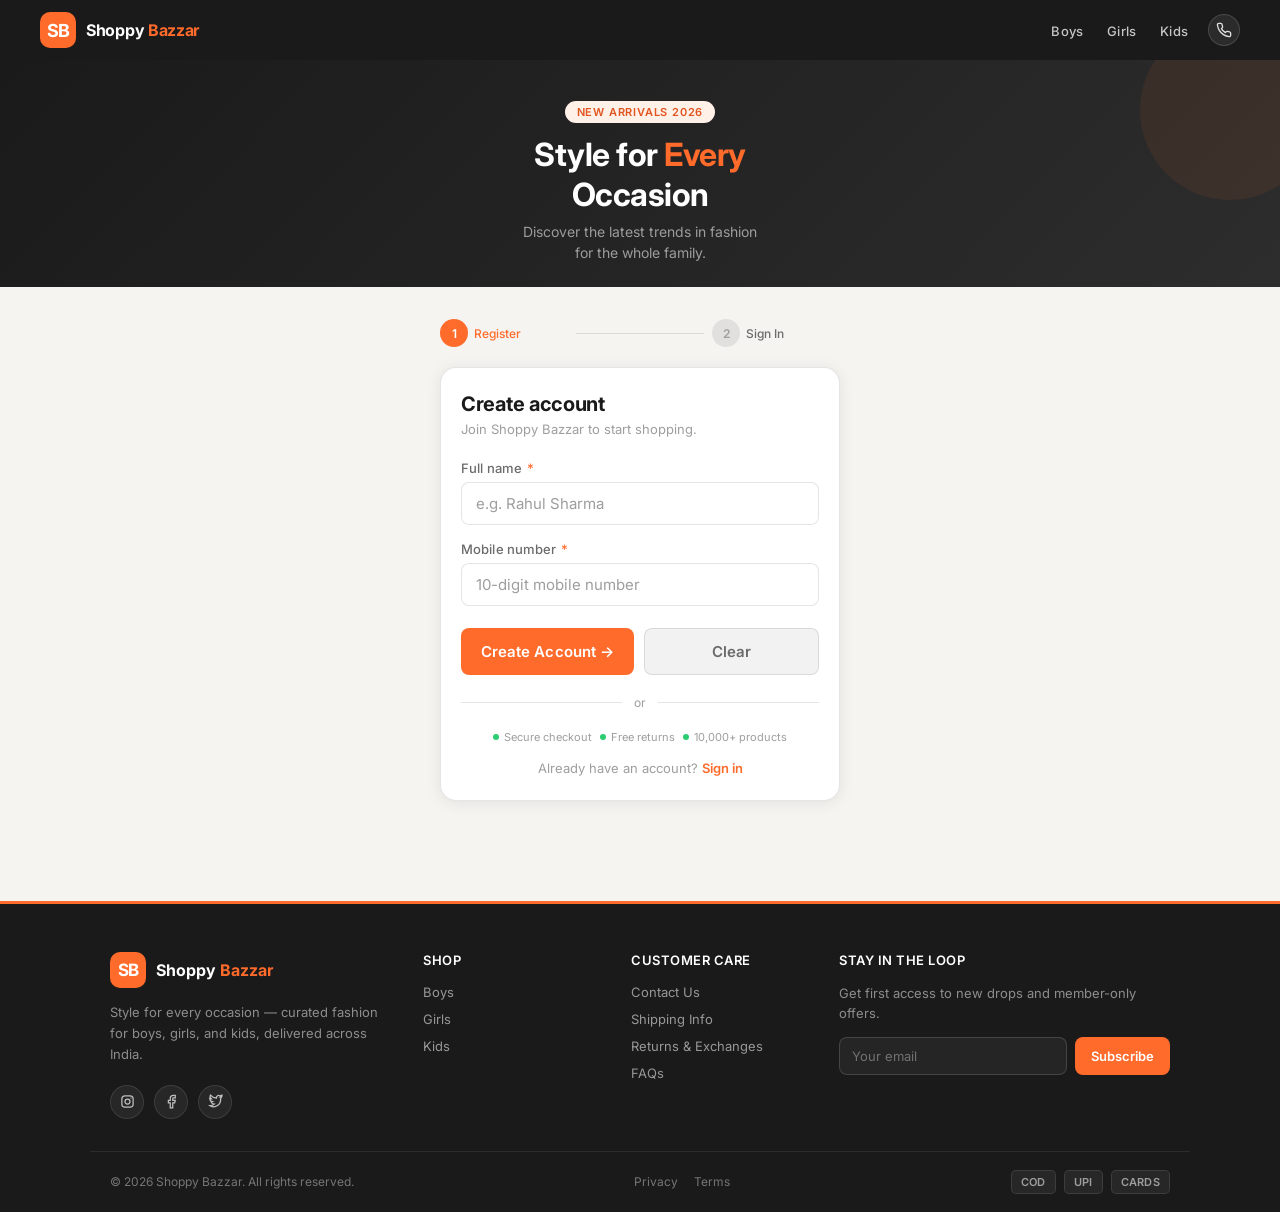
<file: index.html>
<!DOCTYPE html>
<html lang="en">
<head>
<meta charset="UTF-8">
<meta name="viewport" content="width=device-width, initial-scale=1.0">
<title>Shoppy Bazzar</title>
<link href="https://fonts.googleapis.com/css2?family=Inter:wght@400;500;600;700&display=swap" rel="stylesheet">
<style>
  *, *::before, *::after {
    margin: 0;
    padding: 0;
    box-sizing: border-box;
  }

  :root {
    --brand: #FF6B2B;
    --brand-dark: #E05520;
    --brand-light: #FFF0E8;
    --surface: #FFFFFF;
    --bg: #F5F4F1;
    --text-primary: #1A1A1A;
    --text-secondary: #6B6B6B;
    --text-hint: #9E9E9E;
    --border: rgba(0,0,0,0.10);
    --border-focus: #FF6B2B;
    --radius-sm: 8px;
    --radius-md: 12px;
    --radius-lg: 16px;
    --shadow-card: 0 2px 16px rgba(0,0,0,0.08);
  }

  body {
    font-family: 'Inter', Arial, sans-serif;
    background: var(--bg);
    min-height: 100vh;
    color: var(--text-primary);
  }

  /* ── NAVBAR ── */
  nav {
    background: #1A1A1A;
    padding: 0 20px;
    height: 60px;
    display: flex;
    align-items: center;
    justify-content: space-between;
    position: sticky;
    top: 0;
    z-index: 100;
  }

  .brand {
    display: flex;
    align-items: center;
    gap: 10px;
    text-decoration: none;
  }

  .brand-icon {
    width: 36px;
    height: 36px;
    background: var(--brand);
    border-radius: 10px;
    display: flex;
    align-items: center;
    justify-content: center;
    font-size: 18px;
    font-weight: 700;
    color: white;
    letter-spacing: -1px;
    flex-shrink: 0;
  }

  .brand-name {
    font-size: 16px;
    font-weight: 700;
    color: white;
    letter-spacing: -0.3px;
  }

  .brand-name span {
    color: var(--brand);
  }

  .nav-links {
    display: flex;
    align-items: center;
    gap: 4px;
    list-style: none;
  }

  .nav-links a {
    color: rgba(255,255,255,0.75);
    text-decoration: none;
    font-size: 13px;
    font-weight: 500;
    padding: 6px 10px;
    border-radius: 6px;
    transition: all 0.15s ease;
    letter-spacing: 0.2px;
  }

  .nav-links a:hover {
    color: white;
    background: rgba(255,255,255,0.10);
  }

  /* ── CONTACT ICON ── */
  .contact-wrap {
    position: relative;
    display: flex;
    align-items: center;
    margin-left: 6px;
  }

  .contact-btn {
    width: 32px;
    height: 32px;
    border-radius: 50%;
    background: rgba(255,255,255,0.08);
    border: 1px solid rgba(255,255,255,0.14);
    color: rgba(255,255,255,0.85);
    display: flex;
    align-items: center;
    justify-content: center;
    cursor: pointer;
    transition: all 0.15s ease;
    padding: 0;
  }

  .contact-btn svg {
    width: 16px;
    height: 16px;
  }

  .contact-btn:hover,
  .contact-btn.active {
    background: var(--brand);
    border-color: var(--brand);
    color: white;
  }

  .contact-popover {
    position: absolute;
    top: calc(100% + 10px);
    right: 0;
    width: 230px;
    background: var(--surface);
    border: 1px solid var(--border);
    border-radius: var(--radius-md);
    box-shadow: 0 10px 32px rgba(0,0,0,0.18);
    padding: 14px;
    display: none;
    z-index: 200;
  }

  .contact-popover.show {
    display: block;
  }

  .contact-popover-title {
    font-size: 13px;
    font-weight: 700;
    color: var(--text-primary);
    margin-bottom: 4px;
  }

  .contact-popover-sub {
    font-size: 11px;
    color: var(--text-hint);
    margin-bottom: 10px;
  }

  .contact-item {
    display: flex;
    align-items: flex-start;
    gap: 10px;
    padding: 8px 6px;
    border-radius: var(--radius-sm);
    text-decoration: none;
    color: var(--text-primary);
    font-size: 13px;
    font-weight: 600;
    transition: background 0.15s;
  }

  .contact-item:hover {
    background: var(--brand-light);
  }

  .contact-item .ci-icon {
    width: 28px;
    height: 28px;
    border-radius: 50%;
    background: var(--brand-light);
    color: var(--brand-dark);
    display: flex;
    align-items: center;
    justify-content: center;
    font-size: 13px;
    flex-shrink: 0;
  }

  .contact-item small {
    display: block;
    color: var(--text-hint);
    font-weight: 400;
    font-size: 11px;
    margin-top: 1px;
  }

  /* ── HERO STRIP ── */
  .hero {
    background: linear-gradient(135deg, #1A1A1A 0%, #2D2D2D 100%);
    padding: 28px 20px 0;
    text-align: center;
    overflow: hidden;
    position: relative;
  }

  .hero::before {
    content: '';
    position: absolute;
    top: -40px; right: -40px;
    width: 180px; height: 180px;
    background: var(--brand);
    border-radius: 50%;
    opacity: 0.08;
  }

  .hero-label {
    display: inline-block;
    background: var(--brand-light);
    color: var(--brand-dark);
    font-size: 11px;
    font-weight: 600;
    letter-spacing: 0.8px;
    text-transform: uppercase;
    padding: 4px 12px;
    border-radius: 20px;
    margin-bottom: 12px;
  }

  .hero h1 {
    font-size: 26px;
    font-weight: 700;
    color: white;
    line-height: 1.25;
    letter-spacing: -0.5px;
    margin-bottom: 6px;
  }

  .hero h1 span {
    color: var(--brand);
  }

  .hero p {
    font-size: 14px;
    color: rgba(255,255,255,0.55);
    margin-bottom: 24px;
    line-height: 1.5;
  }

  .hero-cats {
    display: flex;
    gap: 8px;
    justify-content: center;
    flex-wrap: wrap;
    padding-bottom: 24px;
  }

  .cat-pill {
    background: rgba(255,255,255,0.08);
    border: 1px solid rgba(255,255,255,0.12);
    color: rgba(255,255,255,0.8);
    font-size: 12px;
    font-weight: 500;
    padding: 6px 14px;
    border-radius: 20px;
    cursor: pointer;
    transition: all 0.15s;
    text-decoration: none;
  }

  .cat-pill:hover, .cat-pill.active {
    background: var(--brand);
    border-color: var(--brand);
    color: white;
  }

  /* ── MAIN CONTENT ── */
  main {
    padding: 24px 16px 40px;
    max-width: 440px;
    margin: 0 auto;
  }

  /* ── STEP INDICATOR ── */
  .steps {
    display: flex;
    align-items: center;
    margin-bottom: 20px;
  }

  .step {
    display: flex;
    align-items: center;
    gap: 6px;
    flex: 1;
  }

  .step-circle {
    width: 28px;
    height: 28px;
    border-radius: 50%;
    display: flex;
    align-items: center;
    justify-content: center;
    font-size: 12px;
    font-weight: 600;
    flex-shrink: 0;
    transition: all 0.3s ease;
  }

  .step-circle.active {
    background: var(--brand);
    color: white;
  }

  .step-circle.done {
    background: #2ECC71;
    color: white;
  }

  .step-circle.inactive {
    background: rgba(0,0,0,0.08);
    color: var(--text-hint);
  }

  .step-label {
    font-size: 12px;
    font-weight: 500;
    color: var(--text-secondary);
    transition: all 0.3s;
  }

  .step-label.active {
    color: var(--brand);
  }

  .step-line {
    flex: 1;
    height: 1px;
    background: var(--border);
    margin: 0 8px;
    transition: background 0.3s;
  }

  .step-line.done {
    background: #2ECC71;
  }

  /* ── CARD ── */
  .card {
    background: var(--surface);
    border-radius: var(--radius-lg);
    box-shadow: var(--shadow-card);
    padding: 24px 20px;
    border: 1px solid var(--border);
  }

  .card-header {
    margin-bottom: 22px;
  }

  .card-title {
    font-size: 20px;
    font-weight: 700;
    color: var(--text-primary);
    letter-spacing: -0.3px;
    margin-bottom: 4px;
  }

  .card-subtitle {
    font-size: 13px;
    color: var(--text-hint);
    line-height: 1.4;
  }

  /* ── FORM FIELDS ── */
  .field {
    margin-bottom: 16px;
  }

  .field label {
    display: block;
    font-size: 13px;
    font-weight: 500;
    color: var(--text-secondary);
    margin-bottom: 6px;
    letter-spacing: 0.1px;
  }

  .field label .required {
    color: var(--brand);
    margin-left: 2px;
  }

  .field input {
    width: 100%;
    padding: 11px 14px;
    border: 1.5px solid var(--border);
    border-radius: var(--radius-sm);
    font-size: 15px;
    font-family: 'Inter', Arial, sans-serif;
    color: var(--text-primary);
    background: white;
    outline: none;
    transition: border-color 0.15s, box-shadow 0.15s;
    -webkit-appearance: none;
  }

  .field input::placeholder {
    color: var(--text-hint);
  }

  .field input:focus {
    border-color: var(--brand);
    box-shadow: 0 0 0 3px rgba(255,107,43,0.12);
  }

  .field input:hover:not(:focus) {
    border-color: rgba(0,0,0,0.22);
  }

  /* ── BUTTONS ── */
  .btn-group {
    display: flex;
    gap: 10px;
    margin-top: 22px;
  }

  .btn {
    flex: 1;
    padding: 13px;
    border: none;
    border-radius: var(--radius-sm);
    cursor: pointer;
    font-size: 15px;
    font-weight: 600;
    font-family: 'Inter', Arial, sans-serif;
    transition: all 0.15s ease;
    letter-spacing: 0.1px;
  }

  .btn-primary {
    background: var(--brand);
    color: white;
  }

  .btn-primary:hover {
    background: var(--brand-dark);
    transform: translateY(-1px);
    box-shadow: 0 4px 12px rgba(255,107,43,0.35);
  }

  .btn-primary:active {
    transform: translateY(0);
    box-shadow: none;
  }

  .btn-secondary {
    background: rgba(0,0,0,0.05);
    color: var(--text-secondary);
    border: 1px solid var(--border);
  }

  .btn-secondary:hover {
    background: rgba(0,0,0,0.09);
    color: var(--text-primary);
  }

  /* ── DIVIDER ── */
  .divider {
    display: flex;
    align-items: center;
    gap: 12px;
    margin: 20px 0;
    color: var(--text-hint);
    font-size: 12px;
  }

  .divider::before, .divider::after {
    content: '';
    flex: 1;
    height: 1px;
    background: var(--border);
  }

  /* ── TRUST BADGES ── */
  .trust-row {
    display: flex;
    gap: 8px;
    justify-content: center;
    flex-wrap: wrap;
    margin-top: 16px;
  }

  .trust-badge {
    display: flex;
    align-items: center;
    gap: 5px;
    font-size: 11px;
    color: var(--text-hint);
  }

  .trust-dot {
    width: 6px;
    height: 6px;
    border-radius: 50%;
    background: #2ECC71;
  }

  /* ── TOGGLE LINK ── */
  .toggle-link {
    text-align: center;
    margin-top: 16px;
    font-size: 13px;
    color: var(--text-hint);
  }

  .toggle-link a {
    color: var(--brand);
    font-weight: 600;
    text-decoration: none;
    cursor: pointer;
  }

  .toggle-link a:hover {
    text-decoration: underline;
  }

  /* ── SUCCESS STATE ── */
  .success-card {
    background: var(--surface);
    border-radius: var(--radius-lg);
    box-shadow: var(--shadow-card);
    padding: 32px 20px;
    text-align: center;
    border: 1px solid var(--border);
    display: none;
  }

  .success-icon {
    width: 60px;
    height: 60px;
    background: #EAFAF0;
    border-radius: 50%;
    display: flex;
    align-items: center;
    justify-content: center;
    margin: 0 auto 16px;
    font-size: 28px;
  }

  .success-title {
    font-size: 20px;
    font-weight: 700;
    color: var(--text-primary);
    margin-bottom: 6px;
  }

  .success-msg {
    font-size: 14px;
    color: var(--text-secondary);
    line-height: 1.5;
    margin-bottom: 20px;
  }

  /* ── FORM TRANSITIONS ── */
  .form-panel {
    transition: opacity 0.3s ease;
  }

  .form-panel.hidden {
    display: none;
  }

  /* ── ALERT ── */
  .alert {
    background: var(--brand-light);
    border: 1px solid rgba(255,107,43,0.2);
    border-radius: var(--radius-sm);
    padding: 10px 14px;
    font-size: 13px;
    color: var(--brand-dark);
    margin-bottom: 16px;
    display: none;
    align-items: center;
    gap: 8px;
    font-weight: 500;
  }

  .alert.show {
    display: flex;
  }

  /* ── FOOTER ── */
 /* ════════ FOOTER ════════ */
  .site-footer {
    background: #1A1A1A;
    border-top: 3px solid var(--brand);
    color: rgba(255,255,255,0.65);
    margin-top: 40px;
  }

  .footer-top {
    max-width: 1100px;
    margin: 0 auto;
    padding: 48px 20px 32px;
    display: grid;
    grid-template-columns: 1.6fr 1fr 1fr 1.4fr;
    gap: 32px;
  }

  .footer-col h4 {
    color: #fff;
    font-size: 13px;
    font-weight: 600;
    letter-spacing: 0.5px;
    text-transform: uppercase;
    margin-bottom: 16px;
  }

  .footer-brand .f-logo {
    display: flex;
    align-items: center;
    gap: 10px;
    margin-bottom: 14px;
  }

  .footer-brand .brand-icon {
    width: 36px;
    height: 36px;
    background: var(--brand);
    border-radius: 10px;
    display: flex;
    align-items: center;
    justify-content: center;
    font-size: 17px;
    font-weight: 700;
    color: white;
    flex-shrink: 0;
  }

  .footer-brand .f-name {
    font-size: 16px;
    font-weight: 700;
    color: #fff;
  }

  .footer-brand .f-name span { color: var(--brand); }

  .footer-brand p {
    font-size: 13px;
    line-height: 1.6;
    color: rgba(255,255,255,0.5);
    max-width: 280px;
    margin-bottom: 20px;
  }

  .footer-social { display: flex; gap: 10px; }

  .footer-social a {
    width: 34px;
    height: 34px;
    border-radius: 50%;
    background: rgba(255,255,255,0.06);
    border: 1px solid rgba(255,255,255,0.1);
    display: flex;
    align-items: center;
    justify-content: center;
    color: rgba(255,255,255,0.7);
    transition: all 0.15s ease;
  }

  .footer-social a svg { width: 15px; height: 15px; }

  .footer-social a:hover {
    background: var(--brand);
    border-color: var(--brand);
    color: #fff;
    transform: translateY(-2px);
  }

  .footer-link {
    display: block;
    font-size: 13px;
    color: rgba(255,255,255,0.55);
    text-decoration: none;
    margin-bottom: 11px;
    transition: all 0.15s ease;
  }

  .footer-link:hover {
    color: var(--brand);
    padding-left: 3px;
  }

  .footer-newsletter p {
    font-size: 13px;
    color: rgba(255,255,255,0.5);
    line-height: 1.5;
    margin-bottom: 14px;
  }

  .newsletter-form { display: flex; gap: 8px; }

  .newsletter-form input {
    flex: 1;
    min-width: 0;
    padding: 10px 12px;
    border-radius: 8px;
    border: 1px solid rgba(255,255,255,0.14);
    background: rgba(255,255,255,0.05);
    color: #fff;
    font-size: 13px;
    font-family: inherit;
    outline: none;
    transition: border-color 0.15s;
  }

  .newsletter-form input::placeholder { color: rgba(255,255,255,0.35); }
  .newsletter-form input:focus { border-color: var(--brand); }

  .newsletter-form button {
    padding: 10px 16px;
    border: none;
    border-radius: 8px;
    background: var(--brand);
    color: #fff;
    font-weight: 600;
    font-size: 13px;
    font-family: inherit;
    cursor: pointer;
    white-space: nowrap;
    transition: background 0.15s;
  }

  .newsletter-form button:hover { background: var(--brand-dark); }

  .newsletter-msg {
    font-size: 12px;
    color: #2ECC71;
    margin-top: 10px;
    display: none;
  }

  .newsletter-msg.show { display: block; }

  .footer-bottom {
    border-top: 1px solid rgba(255,255,255,0.08);
    max-width: 1100px;
    margin: 0 auto;
    padding: 18px 20px;
    display: flex;
    align-items: center;
    justify-content: space-between;
    flex-wrap: wrap;
    gap: 12px;
    font-size: 12px;
    color: rgba(255,255,255,0.4);
  }

  .footer-legal { display: flex; gap: 16px; }
  .footer-legal a { color: rgba(255,255,255,0.4); text-decoration: none; transition: color 0.15s; }
  .footer-legal a:hover { color: var(--brand); }

  .footer-payments { display: flex; gap: 8px; }

  .pay-badge {
    padding: 4px 9px;
    border-radius: 5px;
    background: rgba(255,255,255,0.06);
    border: 1px solid rgba(255,255,255,0.1);
    font-size: 11px;
    font-weight: 600;
    color: rgba(255,255,255,0.55);
    letter-spacing: 0.3px;
  }

  @media (max-width: 700px) {
    .footer-top { grid-template-columns: 1fr 1fr; }
    .footer-newsletter { grid-column: 1 / -1; }
  }

  @media (max-width: 480px) {
    .footer-top { grid-template-columns: 1fr; gap: 28px; }
    .footer-bottom { flex-direction: column; align-items: flex-start; }
  }

  /* ── RESPONSIVE ── */
  @media (max-width: 360px) {
    .hero h1 { font-size: 22px; }
    .card { padding: 20px 16px; }
    .nav-links a { padding: 6px 7px; font-size: 12px; }
    .contact-popover { width: 200px; }
  }

  @media (min-width: 640px) {
    nav { padding: 0 40px; }
    .hero { padding: 40px 40px 0; }
    .hero h1 { font-size: 32px; }
    main { padding: 32px 20px 60px; }
  }
</style>
</head>
<body>

<!-- Navbar -->
<nav>
  <a class="brand" href="#">
    <div class="brand-icon">SB</div>
    <span class="brand-name">Shoppy <span>Bazzar</span></span>
  </a>
  <ul class="nav-links">
    <li><a href="Boy.html">Boys</a></li>
    <li><a href="Girl.html">Girls</a></li>
    <li><a href="Kid.html">Kids</a></li>
    <li class="contact-wrap">
      <button class="contact-btn" id="contactBtn" onclick="toggleContact(event)" aria-label="Contact customer service" aria-haspopup="true" aria-expanded="false">
        <svg viewBox="0 0 24 24" fill="none" stroke="currentColor" stroke-width="2" stroke-linecap="round" stroke-linejoin="round">
          <path d="M22 16.92v3a2 2 0 0 1-2.18 2 19.79 19.79 0 0 1-8.63-3.07 19.5 19.5 0 0 1-6-6 19.79 19.79 0 0 1-3.07-8.67A2 2 0 0 1 4.11 2h3a2 2 0 0 1 2 1.72c.127.96.361 1.903.7 2.81a2 2 0 0 1-.45 2.11L8.09 9.91a16 16 0 0 0 6 6l1.27-1.27a2 2 0 0 1 2.11-.45c.907.339 1.85.573 2.81.7A2 2 0 0 1 22 16.92Z"></path>
        </svg>
      </button>
      <div class="contact-popover" id="contactPopover">
        <div class="contact-popover-title">Need help?</div>
        <div class="contact-popover-sub">Our team is happy to assist.</div>
        <a class="contact-item" href="tel:+919876543210">
          <span class="ci-icon">📞</span>
          <span>Call us<small>+91 96740 99251</small></span>
        </a>
        <a class="contact-item" href="mailto:support@shoppybazzar.com">
          <span class="ci-icon">✉️</span>
          <span>Email us<small>support@shoppybazzar.com</small></span>
        </a>
        <a class="contact-item" href="https://wa.me/919876543210" target="_blank" rel="noopener">
          <span class="ci-icon">💬</span>
          <span>WhatsApp<small>Chat with us</small></span>
        </a>
      </div>
    </li>
  </ul>
</nav>

<!-- Hero -->
<section class="hero">
  <div class="hero-label">New Arrivals 2026</div>
  <h1>Style for <span>Every</span><br>Occasion</h1>
  <p>Discover the latest trends in fashion<br>for the whole family.</p>
  <!-- <div class="hero-cats">
    <a class="cat-pill active" href="#">All</a>
    <a class="cat-pill" href="#">Boys</a>
    <a class="cat-pill" href="#">Girls</a>
    <a class="cat-pill" href="#">Kids</a>
  </div> -->
</section>

<!-- Main -->
<main>

  <!-- Step Indicator -->
  <div class="steps" id="stepIndicator">
    <div class="step">
      <div class="step-circle active" id="step1-circle">1</div>
      <span class="step-label active" id="step1-label">Register</span>
    </div>
    <div class="step-line" id="step-line"></div>
    <div class="step">
      <div class="step-circle inactive" id="step2-circle">2</div>
      <span class="step-label" id="step2-label">Sign In</span>
    </div>
  </div>

  <!-- Registration Form -->
  <div class="card form-panel" id="registerForm">
    <div class="card-header">
      <div class="card-title">Create account</div>
      <div class="card-subtitle">Join Shoppy Bazzar to start shopping.</div>
    </div>

    <div class="alert" id="reg-alert">
      <span>⚠</span> Please fill in all required fields.
    </div>

    <form id="regFormEl" onsubmit="registerUser(event)" novalidate>
      <div class="field">
        <label>Full name <span class="required">*</span></label>
        <input type="text" id="reg-name" placeholder="e.g. Rahul Sharma" autocomplete="name" required>
      </div>
      <div class="field">
        <label>Mobile number <span class="required">*</span></label>
        <input type="tel" id="reg-phone" placeholder="10-digit mobile number" autocomplete="tel" required maxlength="10" pattern="[0-9]{10}">
      </div>
      <div class="btn-group">
        <button type="submit" class="btn btn-primary">Create Account →</button>
        <button type="reset" class="btn btn-secondary">Clear</button>
      </div>
    </form>

    <div class="divider">or</div>

    <div class="trust-row">
      <span class="trust-badge"><span class="trust-dot"></span> Secure checkout</span>
      <span class="trust-badge"><span class="trust-dot"></span> Free returns</span>
      <span class="trust-badge"><span class="trust-dot"></span> 10,000+ products</span>
    </div>

    <div class="toggle-link">
      Already have an account? <a onclick="showLogin()">Sign in</a>
    </div>
  </div>

  <!-- Login Form -->
  <div class="card form-panel hidden" id="loginForm">
    <div class="card-header">
      <div class="card-title">Welcome back</div>
      <div class="card-subtitle">Sign in to your Shoppy Bazzar account.</div>
    </div>

    <div class="alert" id="login-alert">
      <span>⚠</span> Please enter your username and password.
    </div>

    <form id="loginFormEl" onsubmit="loginUser(event)" novalidate>
      <div class="field">
        <label>Username <span class="required">*</span></label>
        <input type="text" id="login-user" placeholder="Enter your username" autocomplete="username" required>
      </div>
      <div class="field">
        <label>Password <span class="required">*</span></label>
        <input type="password" id="login-pass" placeholder="Enter your password" autocomplete="current-password" required>
      </div>
      <div class="btn-group">
        <button type="submit" class="btn btn-primary">Sign In →</button>
        <button type="reset" class="btn btn-secondary">Clear</button>
      </div>
    </form>

    <div class="toggle-link" style="margin-top:16px;">
      New here? <a onclick="showRegister()">Create an account</a>
    </div>
  </div>

  <!-- Success Card -->
  <div class="success-card" id="successCard">
    <div class="success-icon">🎉</div>
    <div class="success-title">You're all set!</div>
    <div class="success-msg">Your account has been created.<br>Sign in to start shopping.</div>
    <button class="btn btn-primary" onclick="showLoginFromSuccess()" style="max-width:200px;margin:0 auto;display:block;">Go to Sign In →</button>
  </div>

</main>

<footer class="site-footer">
  <div class="footer-top">

    <div class="footer-col footer-brand">
      <div class="f-logo">
        <div class="brand-icon">SB</div>
        <span class="f-name">Shoppy <span>Bazzar</span></span>
      </div>
      <p>Style for every occasion — curated fashion for boys, girls, and kids, delivered across India.</p>
      <div class="footer-social">
        <a href="#" aria-label="Instagram">
          <svg viewBox="0 0 24 24" fill="none" stroke="currentColor" stroke-width="2"><rect x="3" y="3" width="18" height="18" rx="5"/><circle cx="12" cy="12" r="4"/><circle cx="17.5" cy="6.5" r="1" fill="currentColor" stroke="none"/></svg>
        </a>
        <a href="#" aria-label="Facebook">
          <svg viewBox="0 0 24 24" fill="none" stroke="currentColor" stroke-width="2"><path d="M18 2h-3a5 5 0 0 0-5 5v3H7v4h3v8h4v-8h3l1-4h-4V7a1 1 0 0 1 1-1h3z"/></svg>
        </a>
        <a href="#" aria-label="Twitter">
          <svg viewBox="0 0 24 24" fill="none" stroke="currentColor" stroke-width="2"><path d="M22 4s-.7 2.1-2 3.4c1.6 9.4-8.6 16.2-16.7 11.2 2.5.1 5-.8 6.7-2.4-2.5-.1-4.6-1.7-5.4-4 .8.2 1.6.2 2.4 0C4.1 11.4 2.8 9.3 2.8 7c.7.4 1.6.7 2.5.7C3.5 6 3 3.7 4.1 1.9c2.3 2.8 5.7 4.5 9.4 4.7-.7-3 2.6-5.3 5.3-3.7 1 .1 1.9-.2 2.7-.7-.3 1-1 1.8-1.8 2.4 1-.1 1.9-.3 2.3-.6z"/></svg>
        </a>
      </div>
    </div>

    <div class="footer-col">
      <h4>Shop</h4>
      <a class="footer-link" href="Boy.html">Boys</a>
      <a class="footer-link" href="Girl.html">Girls</a>
      <a class="footer-link" href="Kid.html">Kids</a>
    </div>

    <div class="footer-col">
      <h4>Customer Care</h4>
      <a class="footer-link" href="contact.html">Contact Us</a>
      <a class="footer-link" href="shipping.html">Shipping Info</a>
      <a class="footer-link" href="returns and exchanges.html">Returns &amp; Exchanges</a>
      <a class="footer-link" href="FAQ.html">FAQs</a>
    </div>

    <div class="footer-col footer-newsletter">
      <h4>Stay in the loop</h4>
      <p>Get first access to new drops and member-only offers.</p>
      <form class="newsletter-form" onsubmit="subscribeNewsletter(event)">
        <input type="email" id="news-email" placeholder="Your email" required>
        <button type="submit">Subscribe</button>
      </form>
      <div class="newsletter-msg" id="news-msg">✓ Thanks for subscribing!</div>
    </div>

  </div>

  <div class="footer-bottom">
    <span>&copy; 2026 Shoppy Bazzar. All rights reserved.</span>
    <div class="footer-legal">
      <a href="privacy.html">Privacy</a>
      <a href="terms.html">Terms</a>
    </div>
    <div class="footer-payments">
      <span class="pay-badge">COD</span>
      <span class="pay-badge">UPI</span>
      <span class="pay-badge">CARDS</span>
    </div>
  </div>
</footer>


<script>
  function registerUser(e) {
    e.preventDefault();
    const name = document.getElementById('reg-name').value.trim();
    const phone = document.getElementById('reg-phone').value.trim();
    const alert = document.getElementById('reg-alert');

    if (!name || phone.length < 10) {
      alert.classList.add('show');
      return;
    }
    alert.classList.remove('show');

    // Save name to sessionStorage for login step
    sessionStorage.setItem('sb_registered', '1');
    sessionStorage.setItem('sb_name', name);

    // Show step 1 done
    document.getElementById('step1-circle').className = 'step-circle done';
    document.getElementById('step1-circle').textContent = '✓';
    document.getElementById('step1-label').className = 'step-label';
    document.getElementById('step-line').className = 'step-line done';
    document.getElementById('step2-circle').className = 'step-circle active';
    document.getElementById('step2-label').className = 'step-label active';

    document.getElementById('registerForm').classList.add('hidden');
    document.getElementById('successCard').style.display = 'block';
  }

  function loginUser(e) {
    e.preventDefault();
    const user = document.getElementById('login-user').value.trim();
    const pass = document.getElementById('login-pass').value.trim();
    const alert = document.getElementById('login-alert');

    if (!user || !pass) {
      alert.classList.add('show');
      return;
    }
    alert.classList.remove('show');
    // Placeholder: redirect or show next step
    window.alert('Signed in successfully! Welcome, ' + user + '.');
  }

  function showLogin() {
    document.getElementById('registerForm').classList.add('hidden');
    document.getElementById('loginForm').classList.remove('hidden');
    document.getElementById('successCard').style.display = 'none';
    document.getElementById('step2-circle').className = 'step-circle active';
    document.getElementById('step2-label').className = 'step-label active';
  }

  function showRegister() {
    document.getElementById('loginForm').classList.add('hidden');
    document.getElementById('registerForm').classList.remove('hidden');
  }

  function showLoginFromSuccess() {
    document.getElementById('successCard').style.display = 'none';
    document.getElementById('loginForm').classList.remove('hidden');
  }

  // Restore session state on reload
  if (sessionStorage.getItem('sb_registered') === '1') {
    document.getElementById('step1-circle').className = 'step-circle done';
    document.getElementById('step1-circle').textContent = '✓';
    document.getElementById('step-line').className = 'step-line done';
    document.getElementById('step2-circle').className = 'step-circle active';
    document.getElementById('step2-label').className = 'step-label active';
    document.getElementById('registerForm').classList.add('hidden');
    document.getElementById('loginForm').classList.remove('hidden');
  }

  // Allow only digits in phone field
  document.getElementById('reg-phone').addEventListener('input', function() {
    this.value = this.value.replace(/\D/g, '').slice(0, 10);
  });

  // Contact popover toggle
  function toggleContact(e) {
    e.stopPropagation();
    const pop = document.getElementById('contactPopover');
    const btn = document.getElementById('contactBtn');
    const willShow = !pop.classList.contains('show');
    pop.classList.toggle('show', willShow);
    btn.classList.toggle('active', willShow);
    btn.setAttribute('aria-expanded', willShow ? 'true' : 'false');
  }

  document.addEventListener('click', function(e) {
    const wrap = document.querySelector('.contact-wrap');
    if (wrap && !wrap.contains(e.target)) {
      document.getElementById('contactPopover').classList.remove('show');
      document.getElementById('contactBtn').classList.remove('active');
      document.getElementById('contactBtn').setAttribute('aria-expanded', 'false');
    }
  });
</script>

</body>
</html>
</file>
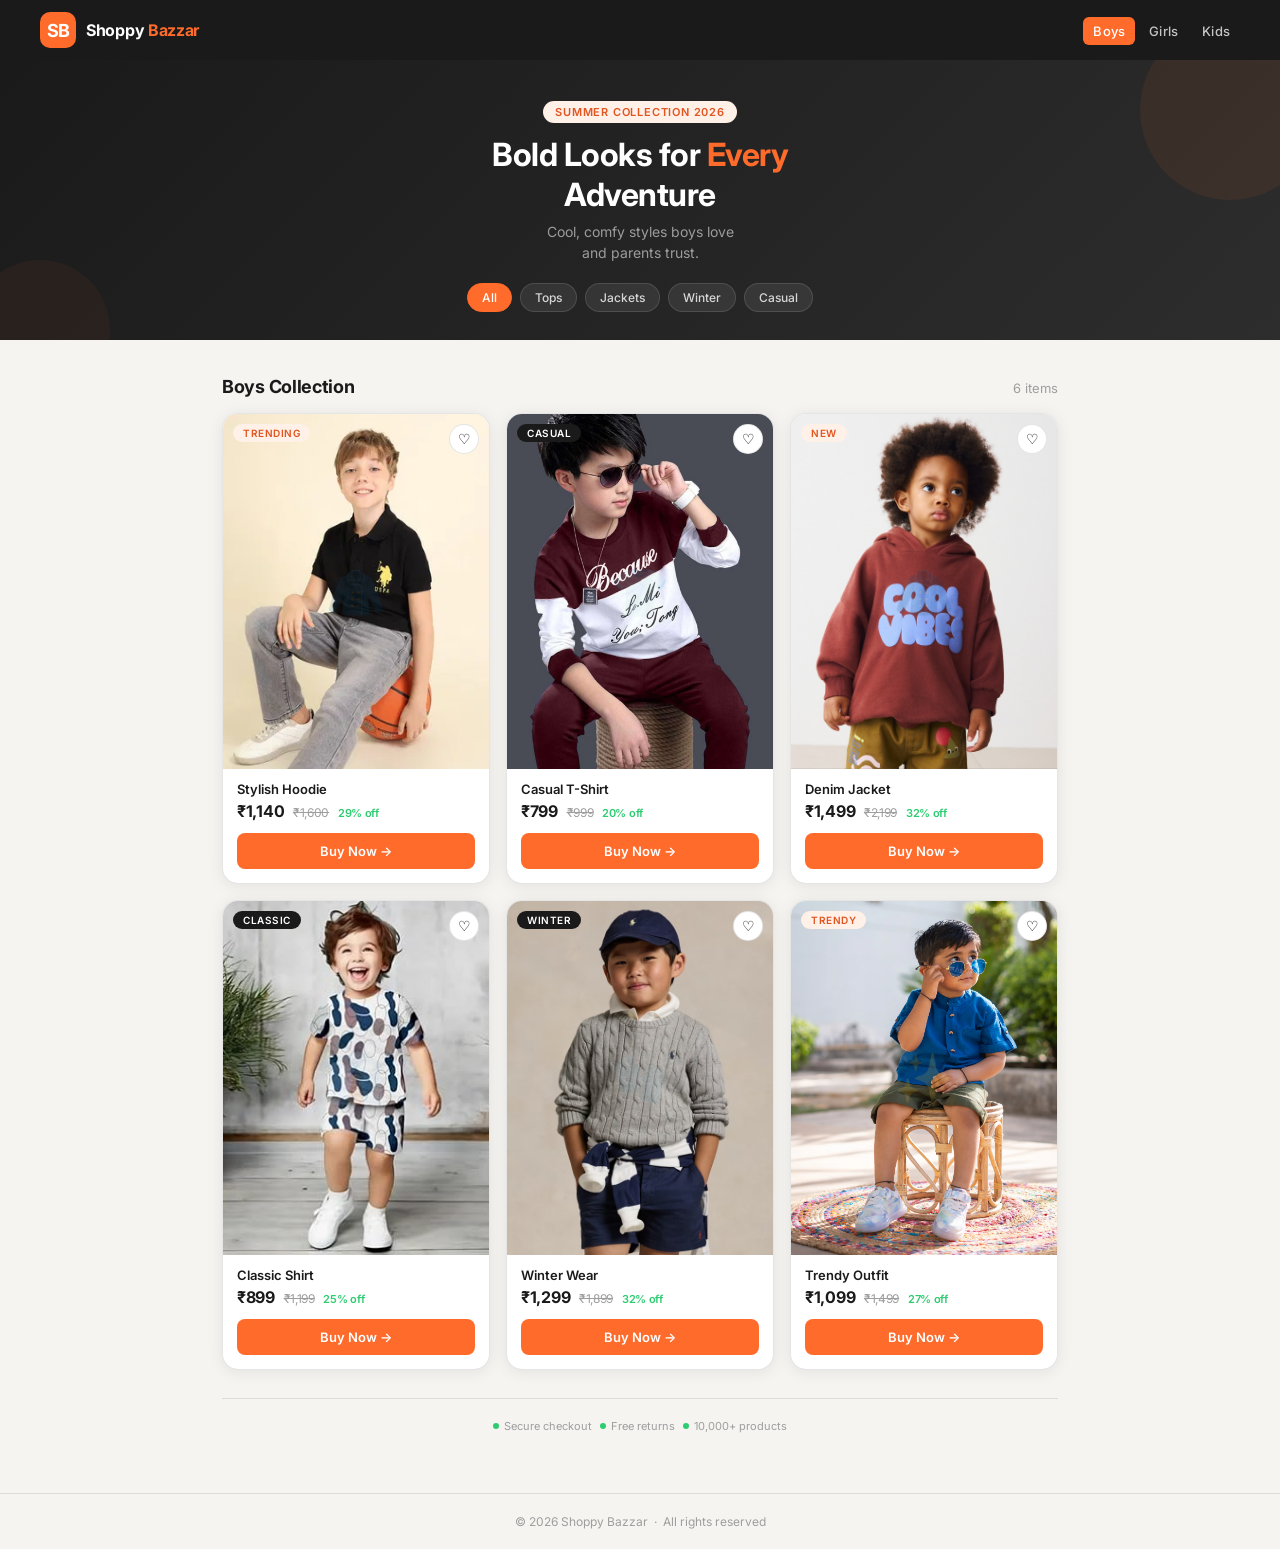
<file: Boy.html>
<!DOCTYPE html>
<html lang="en">
<head>
  <meta charset="UTF-8">
  <meta name="viewport" content="width=device-width, initial-scale=1.0">
  <title>Boys Collection – Shoppy Bazzar</title>
  <link href="https://fonts.googleapis.com/css2?family=Inter:wght@400;500;600;700&display=swap" rel="stylesheet">
  <style>
    *, *::before, *::after {
      margin: 0; padding: 0; box-sizing: border-box;
    }

    :root {
      --brand: #FF6B2B;
      --brand-dark: #E05520;
      --brand-light: #FFF0E8;
      --surface: #FFFFFF;
      --bg: #F5F4F1;
      --text-primary: #1A1A1A;
      --text-secondary: #6B6B6B;
      --text-hint: #9E9E9E;
      --border: rgba(0,0,0,0.10);
      --radius-sm: 8px;
      --radius-md: 12px;
      --radius-lg: 16px;
      --shadow-card: 0 2px 16px rgba(0,0,0,0.08);
    }

    body {
      font-family: 'Inter', Arial, sans-serif;
      background: var(--bg);
      min-height: 100vh;
      color: var(--text-primary);
    }

    /* ── NAVBAR ── */
    nav {
      background: #1A1A1A;
      padding: 0 20px;
      height: 60px;
      display: flex;
      align-items: center;
      justify-content: space-between;
      position: sticky;
      top: 0;
      z-index: 100;
    }

    .brand {
      display: flex;
      align-items: center;
      gap: 10px;
      text-decoration: none;
    }

    .brand-icon {
      width: 36px; height: 36px;
      background: var(--brand);
      border-radius: 10px;
      display: flex; align-items: center; justify-content: center;
      font-size: 18px; font-weight: 700;
      color: white; letter-spacing: -1px; flex-shrink: 0;
    }

    .brand-name {
      font-size: 16px; font-weight: 700;
      color: white; letter-spacing: -0.3px;
    }

    .brand-name span { color: var(--brand); }

    .nav-links { display: flex; gap: 4px; list-style: none; }

    .nav-links a {
      color: rgba(255,255,255,0.75);
      text-decoration: none;
      font-size: 13px; font-weight: 500;
      padding: 6px 10px; border-radius: 6px;
      transition: all 0.15s ease; letter-spacing: 0.2px;
    }

    .nav-links a:hover { color: white; background: rgba(255,255,255,0.10); }
    .nav-links a.active { color: white; background: var(--brand); }

    /* ── HERO ── */
    .hero {
      background: linear-gradient(135deg, #1A1A1A 0%, #2D2D2D 100%);
      padding: 28px 20px 24px;
      text-align: center;
      overflow: hidden;
      position: relative;
    }

    .hero::before {
      content: '';
      position: absolute;
      top: -40px; right: -40px;
      width: 180px; height: 180px;
      background: var(--brand);
      border-radius: 50%;
      opacity: 0.08;
    }

    .hero::after {
      content: '';
      position: absolute;
      bottom: -60px; left: -30px;
      width: 140px; height: 140px;
      background: var(--brand);
      border-radius: 50%;
      opacity: 0.05;
    }

    .hero-label {
      display: inline-block;
      background: var(--brand-light);
      color: var(--brand-dark);
      font-size: 11px; font-weight: 600;
      letter-spacing: 0.8px; text-transform: uppercase;
      padding: 4px 12px; border-radius: 20px;
      margin-bottom: 12px;
    }

    .hero h1 {
      font-size: 26px; font-weight: 700;
      color: white; line-height: 1.25;
      letter-spacing: -0.5px; margin-bottom: 6px;
    }

    .hero h1 span { color: var(--brand); }

    .hero p {
      font-size: 14px; color: rgba(255,255,255,0.55);
      margin-bottom: 20px; line-height: 1.5;
    }

    /* ── FILTER CHIPS ── */
    .filter-row {
      display: flex;
      gap: 8px;
      justify-content: center;
      flex-wrap: wrap;
      position: relative;
      z-index: 1;
    }

    .chip {
      background: rgba(255,255,255,0.08);
      border: 1px solid rgba(255,255,255,0.12);
      color: rgba(255,255,255,0.8);
      font-size: 12px; font-weight: 500;
      padding: 6px 14px; border-radius: 20px;
      cursor: pointer;
      transition: all 0.15s;
      font-family: 'Inter', Arial, sans-serif;
    }

    .chip:hover, .chip.active {
      background: var(--brand);
      border-color: var(--brand);
      color: white;
    }

    /* ── MAIN ── */
    main {
      padding: 24px 16px 40px;
      max-width: 900px;
      margin: 0 auto;
    }

    .section-header {
      display: flex;
      align-items: baseline;
      justify-content: space-between;
      margin-bottom: 16px;
    }

    .section-title {
      font-size: 18px; font-weight: 700;
      color: var(--text-primary); letter-spacing: -0.3px;
    }

    .section-count {
      font-size: 13px; color: var(--text-hint);
    }

    /* ── PRODUCT GRID ── */
    .products {
      display: grid;
      grid-template-columns: repeat(2, 1fr);
      gap: 12px;
    }

    /* ── PRODUCT CARD ── */
    .card {
      background: var(--surface);
      border-radius: var(--radius-lg);
      box-shadow: var(--shadow-card);
      border: 1px solid var(--border);
      overflow: hidden;
      transition: transform 0.18s ease, box-shadow 0.18s ease;
    }

    .card:hover {
      transform: translateY(-3px);
      box-shadow: 0 8px 28px rgba(0,0,0,0.13);
    }

    .card:active { transform: translateY(0); }

    /* Image area */
    .card-img {
      width: 100%;
      aspect-ratio: 3 / 4;
      background: #F0EDE8;
      position: relative;
      overflow: hidden;
    }

    .card-img img {
      width: 100%; height: 100%;
      object-fit: cover;
      display: block;
      transition: transform 0.3s ease;
    }

    .card:hover .card-img img {
      transform: scale(1.04);
    }

    /* Fallback placeholder when image is missing */
    .card-img .placeholder {
      position: absolute;
      inset: 0;
      display: flex;
      align-items: center;
      justify-content: center;
      font-size: 48px;
      opacity: 0.15;
    }

    /* Badge */
    .badge {
      position: absolute;
      top: 10px; left: 10px;
      font-size: 10px; font-weight: 600;
      letter-spacing: 0.5px; text-transform: uppercase;
      padding: 3px 10px; border-radius: 20px;
    }

    .badge-orange { background: var(--brand-light); color: var(--brand-dark); }
    .badge-dark   { background: #1A1A1A; color: white; }

    /* Wishlist btn */
    .wishlist {
      position: absolute;
      top: 10px; right: 10px;
      width: 30px; height: 30px;
      background: white;
      border: 1px solid var(--border);
      border-radius: 50%;
      display: flex; align-items: center; justify-content: center;
      cursor: pointer;
      font-size: 14px;
      transition: background 0.15s;
    }

    .wishlist:hover { background: var(--brand-light); }

    /* Card body */
    .card-body { padding: 12px 14px 14px; }

    .card-name {
      font-size: 13px; font-weight: 600;
      color: var(--text-primary);
      margin-bottom: 4px;
      white-space: nowrap; overflow: hidden; text-overflow: ellipsis;
    }

    .card-price {
      font-size: 16px; font-weight: 700;
      color: var(--text-primary);
      margin-bottom: 12px;
      letter-spacing: -0.3px;
    }

    .card-price .original {
      font-size: 12px; font-weight: 400;
      color: var(--text-hint);
      text-decoration: line-through;
      margin-left: 5px;
    }

    .card-price .discount {
      font-size: 11px; font-weight: 600;
      color: #2ECC71;
      margin-left: 5px;
    }

    /* Buy button — exact match to .btn-primary */
    .btn-buy {
      display: block; width: 100%;
      padding: 10px;
      background: var(--brand);
      color: white;
      border: none; border-radius: var(--radius-sm);
      font-size: 13px; font-weight: 600;
      font-family: 'Inter', Arial, sans-serif;
      cursor: pointer;
      letter-spacing: 0.1px;
      transition: all 0.15s ease;
      text-align: center;
      text-decoration: none;
    }

    .btn-buy:hover {
      background: var(--brand-dark);
      transform: translateY(-1px);
      box-shadow: 0 4px 12px rgba(255,107,43,0.35);
    }

    .btn-buy:active { transform: translateY(0); box-shadow: none; }

    /* ── TRUST BADGES ── */
    .trust-row {
      display: flex; gap: 8px;
      justify-content: center; flex-wrap: wrap;
      margin-top: 28px; padding-top: 20px;
      border-top: 1px solid var(--border);
    }

    .trust-badge {
      display: flex; align-items: center; gap: 5px;
      font-size: 11px; color: var(--text-hint);
    }

    .trust-dot {
      width: 6px; height: 6px;
      border-radius: 50%; background: #2ECC71;
    }

    /* ── FOOTER ── */
    footer {
      text-align: center; padding: 20px;
      font-size: 12px; color: var(--text-hint);
      border-top: 1px solid var(--border);
    }

    /* ── RESPONSIVE ── */
    @media (max-width: 360px) {
      .hero h1 { font-size: 22px; }
      .nav-links a { padding: 6px 7px; font-size: 12px; }
      .card-name { font-size: 12px; }
    }

    @media (min-width: 500px) {
      .products { grid-template-columns: repeat(3, 1fr); gap: 14px; }
    }

    @media (min-width: 640px) {
      nav { padding: 0 40px; }
      .hero { padding: 40px 40px 28px; }
      .hero h1 { font-size: 32px; }
      main { padding: 32px 24px 60px; }
    }

    @media (min-width: 900px) {
      .products { grid-template-columns: repeat(3, 1fr); gap: 16px; }
      main { padding: 36px 32px 60px; }
    }
  </style>
</head>
<body>

<!-- Navbar -->
<nav>
  <a class="brand" href="index.html">
    <div class="brand-icon">SB</div>
    <span class="brand-name">Shoppy <span>Bazzar</span></span>
  </a>
  <ul class="nav-links">
    <li><a href="Boy.html" class="active">Boys</a></li>
    <li><a href="Girl.html">Girls</a></li>
    <li><a href="Kid.html">Kids</a></li>
  </ul>
</nav>

<!-- Hero -->
<section class="hero">
  <div class="hero-label">Summer Collection 2026</div>
  <h1>Bold Looks for <span>Every</span><br>Adventure</h1>
  <p>Cool, comfy styles boys love<br>and parents trust.</p>
  <div class="filter-row">
    <button class="chip active" onclick="filterCards(this, 'all')">All</button>
    <button class="chip" onclick="filterCards(this, 'top')">Tops</button>
    <button class="chip" onclick="filterCards(this, 'jacket')">Jackets</button>
    <button class="chip" onclick="filterCards(this, 'winter')">Winter</button>
    <button class="chip" onclick="filterCards(this, 'casual')">Casual</button>
  </div>
</section>

<!-- Products -->
<main>
  <div class="section-header">
    <span class="section-title">Boys Collection</span>
    <span class="section-count" id="count">6 items</span>
  </div>

  <div class="products" id="productGrid">

    <!-- Card 1 -->
    <div class="card" data-cat="top">
      <div class="card-img">
        <img src="PIC/b1.webp" alt="Stylish Hoodie" onerror="this.style.display='none'">
        <div class="placeholder">🧥</div>
        <span class="badge badge-orange">Trending</span>
        <button class="wishlist" aria-label="Add to wishlist">♡</button>
      </div>
      <div class="card-body">
        <div class="card-name">Stylish Hoodie</div>
        <div class="card-price">
          ₹1,140
          <span class="original">₹1,600</span>
          <span class="discount">29% off</span>
        </div>
        <a href="form.html" class="btn-buy">Buy Now →</a>
      </div>
    </div>

    <!-- Card 2 -->
    <div class="card" data-cat="casual">
      <div class="card-img">
        <img src="PIC/b2.webp" alt="Casual T-Shirt" onerror="this.style.display='none'">
        <div class="placeholder">👕</div>
        <span class="badge badge-dark">Casual</span>
        <button class="wishlist" aria-label="Add to wishlist">♡</button>
      </div>
      <div class="card-body">
        <div class="card-name">Casual T-Shirt</div>
        <div class="card-price">
          ₹799
          <span class="original">₹999</span>
          <span class="discount">20% off</span>
        </div>
        <a href="form.html" class="btn-buy">Buy Now →</a>
      </div>
    </div>

    <!-- Card 3 -->
    <div class="card" data-cat="jacket">
      <div class="card-img">
        <img src="PIC/b3.jpg" alt="Denim Jacket" onerror="this.style.display='none'">
        <div class="placeholder">🧥</div>
        <span class="badge badge-orange">New</span>
        <button class="wishlist" aria-label="Add to wishlist">♡</button>
      </div>
      <div class="card-body">
        <div class="card-name">Denim Jacket</div>
        <div class="card-price">
          ₹1,499
          <span class="original">₹2,199</span>
          <span class="discount">32% off</span>
        </div>
        <a href="form.html" class="btn-buy">Buy Now →</a>
      </div>
    </div>

    <!-- Card 4 -->
    <div class="card" data-cat="top">
      <div class="card-img">
        <img src="PIC/b4.jpg" alt="Classic Shirt" onerror="this.style.display='none'">
        <div class="placeholder">👔</div>
        <span class="badge badge-dark">Classic</span>
        <button class="wishlist" aria-label="Add to wishlist">♡</button>
      </div>
      <div class="card-body">
        <div class="card-name">Classic Shirt</div>
        <div class="card-price">
          ₹899
          <span class="original">₹1,199</span>
          <span class="discount">25% off</span>
        </div>
        <a href="form.html" class="btn-buy">Buy Now →</a>
      </div>
    </div>

    <!-- Card 5 -->
    <div class="card" data-cat="winter">
      <div class="card-img">
        <img src="PIC/b5.avif" alt="Winter Wear" onerror="this.style.display='none'">
        <div class="placeholder">🧤</div>
        <span class="badge badge-dark">Winter</span>
        <button class="wishlist" aria-label="Add to wishlist">♡</button>
      </div>
      <div class="card-body">
        <div class="card-name">Winter Wear</div>
        <div class="card-price">
          ₹1,299
          <span class="original">₹1,899</span>
          <span class="discount">32% off</span>
        </div>
        <a href="form.html" class="btn-buy">Buy Now →</a>
      </div>
    </div>

    <!-- Card 6 -->
    <div class="card" data-cat="casual">
      <div class="card-img">
        <img src="PIC/b6.webp" alt="Trendy Outfit" onerror="this.style.display='none'">
        <div class="placeholder">✨</div>
        <span class="badge badge-orange">Trendy</span>
        <button class="wishlist" aria-label="Add to wishlist">♡</button>
      </div>
      <div class="card-body">
        <div class="card-name">Trendy Outfit</div>
        <div class="card-price">
          ₹1,099
          <span class="original">₹1,499</span>
          <span class="discount">27% off</span>
        </div>
        <a href="form.html" class="btn-buy">Buy Now →</a>
      </div>
    </div>

  </div>

  <!-- Trust row -->
  <div class="trust-row">
    <span class="trust-badge"><span class="trust-dot"></span> Secure checkout</span>
    <span class="trust-badge"><span class="trust-dot"></span> Free returns</span>
    <span class="trust-badge"><span class="trust-dot"></span> 10,000+ products</span>
  </div>
</main>

<footer>
  &copy; 2026 Shoppy Bazzar &nbsp;·&nbsp; All rights reserved
</footer>

<script>
  // Filter by category
  function filterCards(btn, cat) {
    document.querySelectorAll('.chip').forEach(c => c.classList.remove('active'));
    btn.classList.add('active');

    const cards = document.querySelectorAll('#productGrid .card');
    let visible = 0;
    cards.forEach(card => {
      const show = cat === 'all' || card.dataset.cat === cat;
      card.style.display = show ? '' : 'none';
      if (show) visible++;
    });
    document.getElementById('count').textContent = visible + ' item' + (visible !== 1 ? 's' : '');
  }

  // Wishlist toggle
  document.querySelectorAll('.wishlist').forEach(btn => {
    btn.addEventListener('click', function(e) {
      e.preventDefault();
      this.textContent = this.textContent === '♡' ? '♥' : '♡';
      this.style.color = this.textContent === '♥' ? '#FF6B2B' : '';
      this.style.background = this.textContent === '♥' ? '#FFF0E8' : '';
    });
  });
</script>

</body>
</html>
</file>
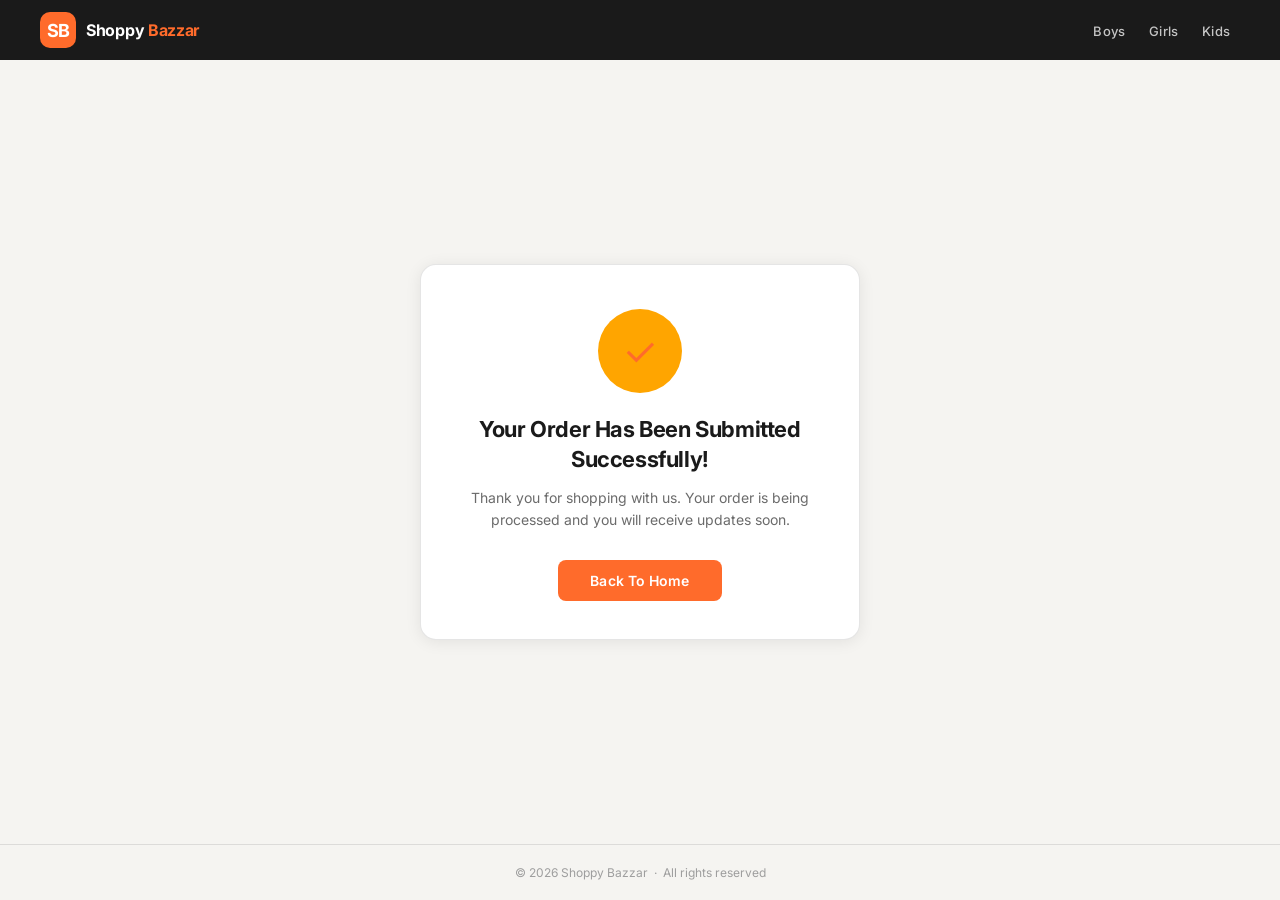
<file: final.html>
<!DOCTYPE html>
<html lang="en">
<head>
<meta charset="UTF-8">
<meta name="viewport" content="width=device-width, initial-scale=1.0">
<title>Order Success – Shoppy Bazzar</title>
<link href="https://fonts.googleapis.com/css2?family=Inter:wght@400;500;600;700&display=swap" rel="stylesheet">
<style>
  *, *::before, *::after {
    margin: 0; padding: 0; box-sizing: border-box;
  }

  :root {
    --brand: #FF6B2B;
    --brand-dark: #E05520;
    --brand-light: #FFF0E8;
    --surface: #FFFFFF;
    --bg: #F5F4F1;
    --text-primary: #1A1A1A;
    --text-secondary: #6B6B6B;
    --text-hint: #9E9E9E;
    --border: rgba(0,0,0,0.10);
    --radius-sm: 8px;
    --radius-md: 12px;
    --radius-lg: 16px;
    --shadow-card: 0 2px 16px rgba(0,0,0,0.08);
  }

  body {
    font-family: 'Inter', Arial, sans-serif;
    background: var(--bg);
    color: var(--text-primary);
    min-height: 100vh;
    display: flex;
    flex-direction: column;
  }

  /* ── NAVBAR ── */
  nav {
    background: #1A1A1A;
    padding: 0 20px;
    height: 60px;
    display: flex;
    align-items: center;
    justify-content: space-between;
    position: sticky;
    top: 0;
    z-index: 100;
  }

  .brand {
    display: flex;
    align-items: center;
    gap: 10px;
    text-decoration: none;
  }

  .brand-icon {
    width: 36px; height: 36px;
    background: var(--brand);
    border-radius: 10px;
    display: flex; align-items: center; justify-content: center;
    font-size: 18px; font-weight: 700;
    color: white; letter-spacing: -1px; flex-shrink: 0;
  }

  .brand-name {
    font-size: 16px; font-weight: 700;
    color: white; letter-spacing: -0.3px;
  }

  .brand-name span { color: var(--brand); }

  .nav-links { display: flex; gap: 4px; list-style: none; }

  .nav-links a {
    color: rgba(255,255,255,0.75);
    text-decoration: none;
    font-size: 13px; font-weight: 500;
    padding: 6px 10px; border-radius: 6px;
    transition: all 0.15s ease; letter-spacing: 0.2px;
  }

  .nav-links a:hover { color: white; background: rgba(255,255,255,0.10); }

  /* ── SUCCESS SECTION ── */
  main {
    flex: 1;
    display: flex;
    align-items: center;
    justify-content: center;
    padding: 40px 16px;
  }

  .success-card {
    width: 100%;
    max-width: 440px;
    background: var(--surface);
    border: 1px solid var(--border);
    border-radius: var(--radius-lg);
    box-shadow: var(--shadow-card);
    padding: 44px 30px 38px;
    text-align: center;
    animation: fadeIn 0.6s ease;
  }

  .check {
    width: 84px;
    height: 84px;
    margin: 0 auto;
    border-radius: 50%;
    background: orange;
    display: flex;
    align-items: center;
    justify-content: center;
    font-size: 40px;
    color: var(--brand);
    animation: pop 0.5s ease;
  }

  .success-card h1 {
    margin-top: 22px;
    font-size: 22px;
    font-weight: 700;
    color: var(--text-primary);
    letter-spacing: -0.4px;
    line-height: 1.35;
  }

  .success-card p {
    margin-top: 12px;
    font-size: 14px;
    color: var(--text-secondary);
    line-height: 1.6;
  }

  .btn-home {
    display: inline-block;
    margin-top: 28px;
    padding: 12px 32px;
    background: var(--brand);
    color: white;
    text-decoration: none;
    border-radius: var(--radius-sm);
    font-size: 14px;
    font-weight: 600;
    letter-spacing: 0.1px;
    transition: all 0.15s ease;
  }

  .btn-home:hover {
    background: var(--brand-dark);
    transform: translateY(-1px);
    box-shadow: 0 4px 12px rgba(255,107,43,0.35);
  }

  .btn-home:active { transform: translateY(0); box-shadow: none; }

  /* ── FOOTER ── */
  footer {
    text-align: center;
    padding: 20px;
    font-size: 12px;
    color: var(--text-hint);
    border-top: 1px solid var(--border);
  }

  /* ── ANIMATIONS ── */
  @keyframes pop {
    0% { transform: scale(0); }
    100% { transform: scale(1); }
  }

  @keyframes fadeIn {
    from { opacity: 0; transform: translateY(20px); }
    to { opacity: 1; transform: translateY(0); }
  }

  /* ── RESPONSIVE ── */
  @media (min-width: 640px) {
    nav { padding: 0 40px; }
  }

  @media (max-width: 360px) {
    .success-card h1 { font-size: 19px; }
    .success-card p { font-size: 13px; }
  }
</style>
</head>
<body>

<!-- Navbar -->
<nav>
  <a class="brand" href="index.html">
    <div class="brand-icon">SB</div>
    <span class="brand-name">Shoppy <span>Bazzar</span></span>
  </a>
  <ul class="nav-links">
    <li><a href="Boy.html">Boys</a></li>
    <li><a href="Girl.html">Girls</a></li>
    <li><a href="Kid.html">Kids</a></li>
  </ul>
</nav>

<main>
  <div class="success-card">
    <div class="check">✓</div>
    <h1>Your Order Has Been Submitted Successfully!</h1>
    <p>
      Thank you for shopping with us.
      Your order is being processed and you will receive updates soon.
    </p>
    <a href="index.html" class="btn-home">Back To Home</a>
  </div>
</main>

<footer>
  &copy; 2026 Shoppy Bazzar &nbsp;·&nbsp; All rights reserved
</footer>

</body>
</html>
</file>
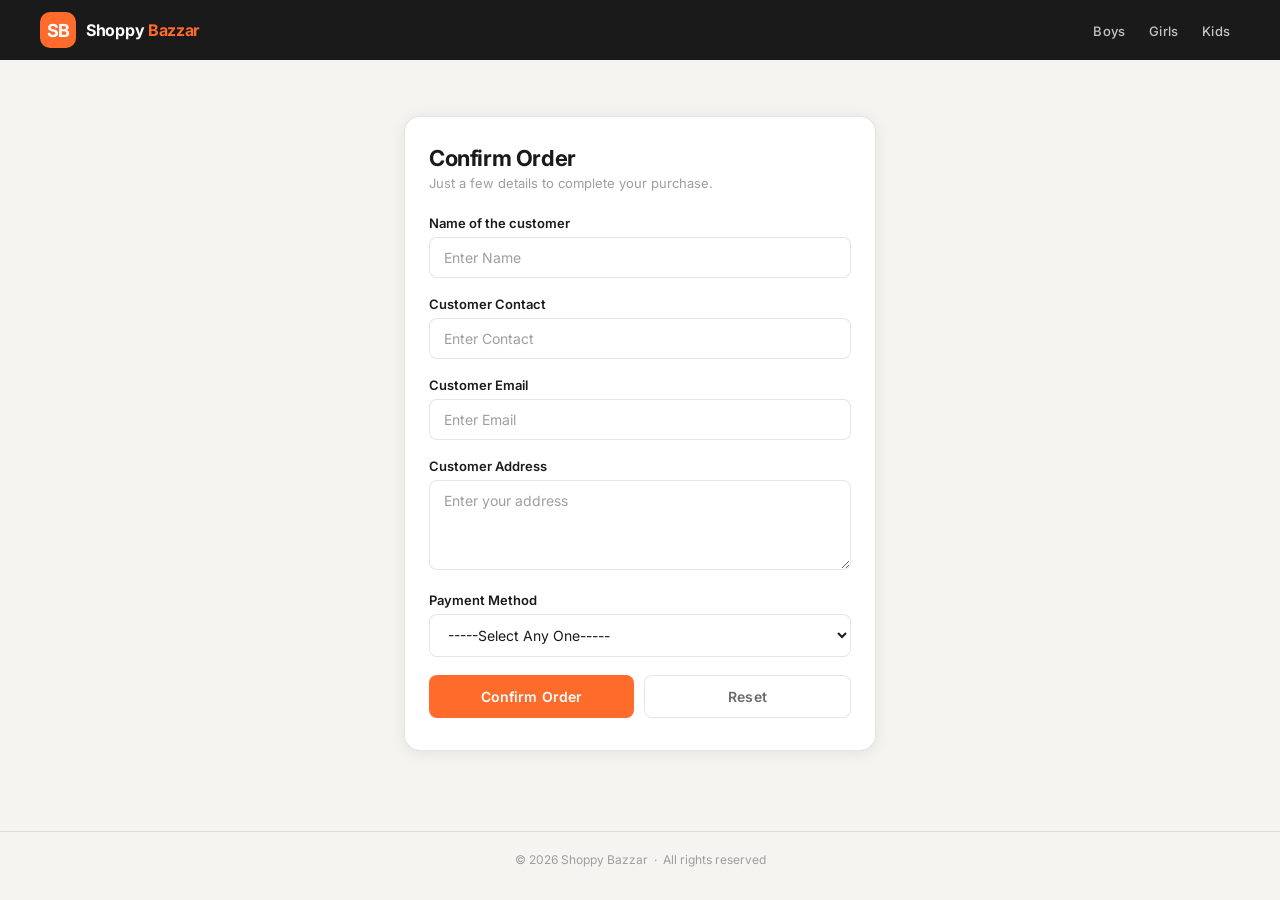
<file: form.html>
<!DOCTYPE html>
<html lang="en">
<head>
<meta charset="UTF-8">
<meta name="viewport" content="width=device-width, initial-scale=1.0">
<title>Checkout – Shoppy Bazzar</title>
<link href="https://fonts.googleapis.com/css2?family=Inter:wght@400;500;600;700&display=swap" rel="stylesheet">
<link rel="stylesheet" href="form.css">
</head>
<body>

<!-- Navbar -->
<nav>
  <a class="brand" href="index.html">
    <div class="brand-icon">SB</div>
    <span class="brand-name">Shoppy <span>Bazzar</span></span>
  </a>
  <ul class="nav-links">
    <li><a href="Boy.html">Boys</a></li>
    <li><a href="Girl.html">Girls</a></li>
    <li><a href="Kid.html">Kids</a></li>
  </ul>
</nav>

<main class="checkout-wrap">
  <div class="checkout-card">
    <form action="final.html">
      <h2>Confirm Order</h2>
      <p class="checkout-sub">Just a few details to complete your purchase.</p>

      <div class="form-group">
        <label>Name of the customer</label>
        <input type="text" placeholder="Enter Name" required>
      </div>

      <div class="form-group">
        <label>Customer Contact</label>
        <input type="tel" placeholder="Enter Contact" required>
      </div>

      <div class="form-group">
        <label>Customer Email</label>
        <input type="email" placeholder="Enter Email" required>
      </div>

      <div class="form-group">
        <label>Customer Address</label>
        <textarea placeholder="Enter your address" required></textarea>
      </div>

      <div class="form-group">
        <label>Payment Method</label>
        <select required>
          <option value="" disabled selected>-----Select Any One-----</option>
          <option>UPI</option>
          <option>Card</option>
          <option>Net Banking</option>
          <option>Cash on Delivery</option>
        </select>
      </div>

      <div class="form-actions">
        <button type="submit" class="btn-buy">Confirm Order</button>
        <button type="reset" class="btn-reset">Reset</button>
      </div>
    </form>
  </div>
</main>

<footer>
  &copy; 2026 Shoppy Bazzar &nbsp;·&nbsp; All rights reserved
</footer>

</body>
</html>
</file>
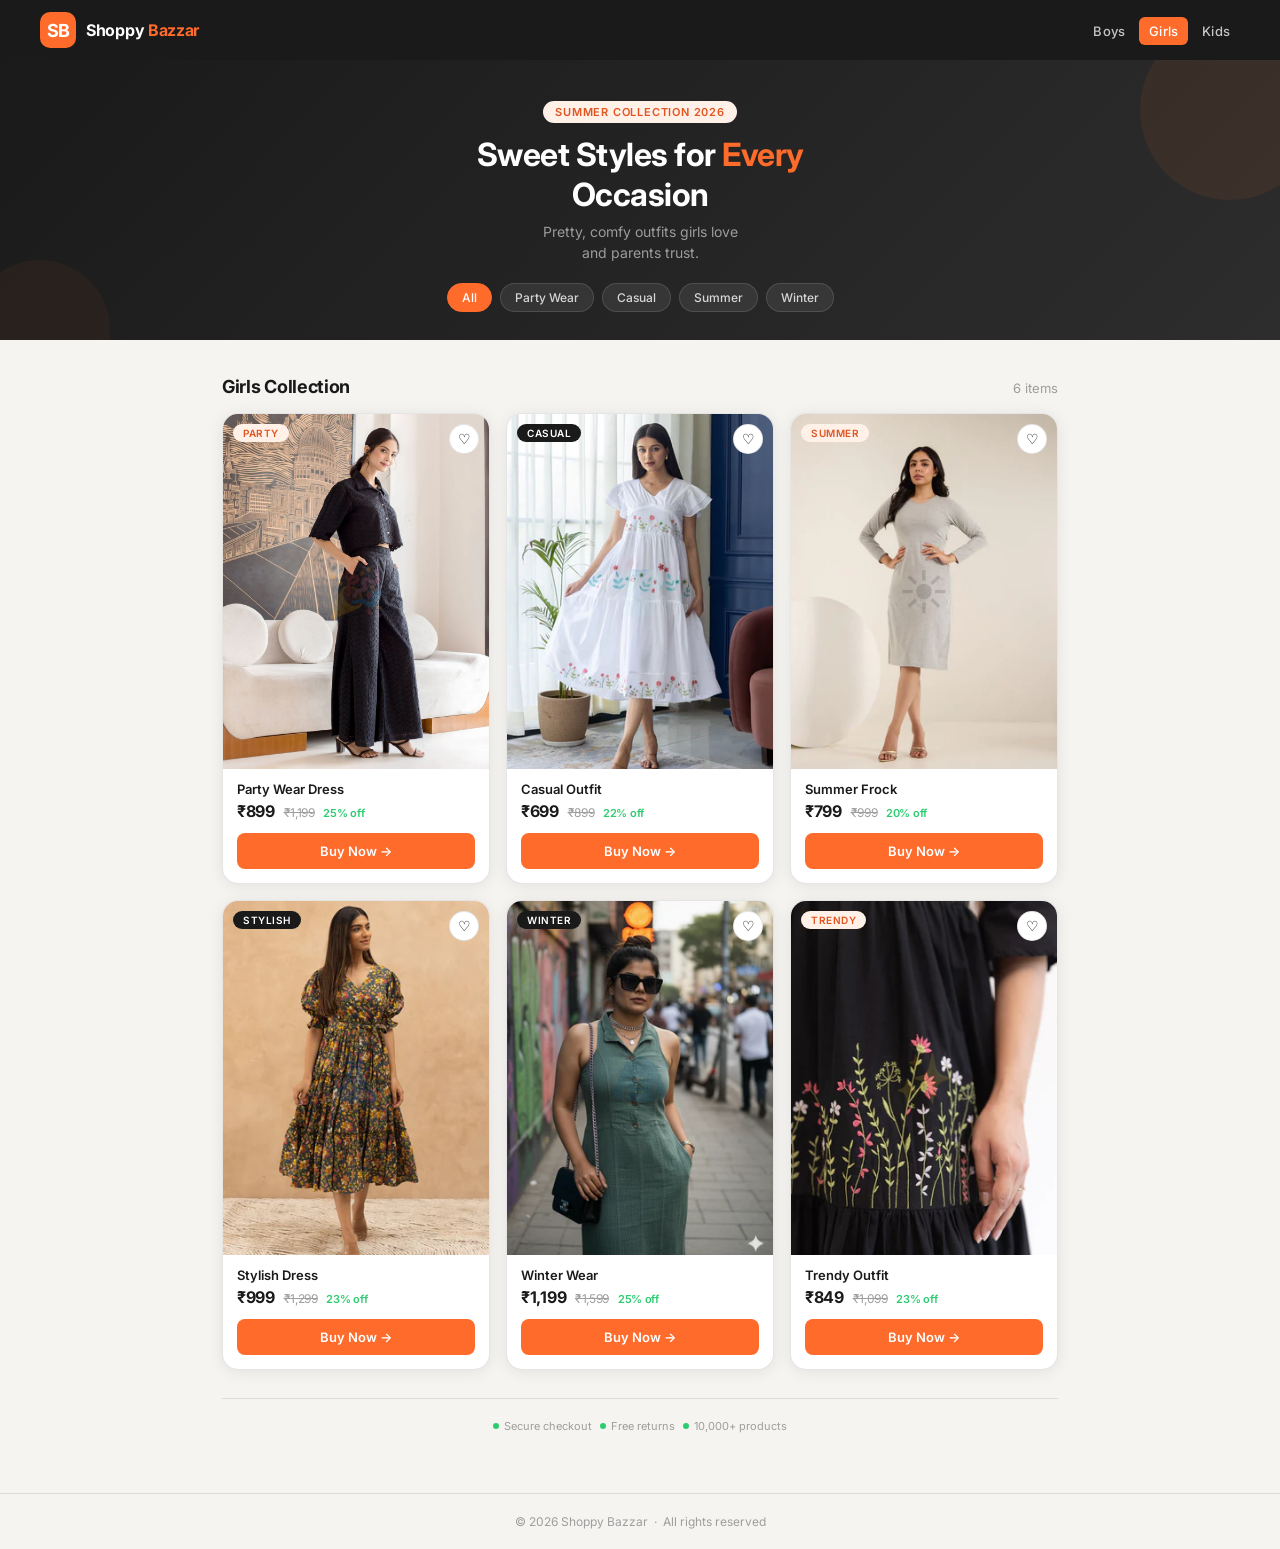
<file: Girl.html>
<!DOCTYPE html>
<html lang="en">
<head>
  <meta charset="UTF-8">
  <meta name="viewport" content="width=device-width, initial-scale=1.0">
  <title>Girls Collection – Shoppy Bazzar</title>
  <link href="https://fonts.googleapis.com/css2?family=Inter:wght@400;500;600;700&display=swap" rel="stylesheet">
  <style>
    *, *::before, *::after {
      margin: 0; padding: 0; box-sizing: border-box;
    }

    :root {
      --brand: #FF6B2B;
      --brand-dark: #E05520;
      --brand-light: #FFF0E8;
      --surface: #FFFFFF;
      --bg: #F5F4F1;
      --text-primary: #1A1A1A;
      --text-secondary: #6B6B6B;
      --text-hint: #9E9E9E;
      --border: rgba(0,0,0,0.10);
      --radius-sm: 8px;
      --radius-md: 12px;
      --radius-lg: 16px;
      --shadow-card: 0 2px 16px rgba(0,0,0,0.08);
    }

    body {
      font-family: 'Inter', Arial, sans-serif;
      background: var(--bg);
      min-height: 100vh;
      color: var(--text-primary);
    }

    /* ── NAVBAR ── */
    nav {
      background: #1A1A1A;
      padding: 0 20px;
      height: 60px;
      display: flex;
      align-items: center;
      justify-content: space-between;
      position: sticky;
      top: 0;
      z-index: 100;
    }

    .brand {
      display: flex;
      align-items: center;
      gap: 10px;
      text-decoration: none;
    }

    .brand-icon {
      width: 36px; height: 36px;
      background: var(--brand);
      border-radius: 10px;
      display: flex; align-items: center; justify-content: center;
      font-size: 18px; font-weight: 700;
      color: white; letter-spacing: -1px; flex-shrink: 0;
    }

    .brand-name {
      font-size: 16px; font-weight: 700;
      color: white; letter-spacing: -0.3px;
    }

    .brand-name span { color: var(--brand); }

    .nav-links { display: flex; gap: 4px; list-style: none; }

    .nav-links a {
      color: rgba(255,255,255,0.75);
      text-decoration: none;
      font-size: 13px; font-weight: 500;
      padding: 6px 10px; border-radius: 6px;
      transition: all 0.15s ease; letter-spacing: 0.2px;
    }

    .nav-links a:hover { color: white; background: rgba(255,255,255,0.10); }
    .nav-links a.active { color: white; background: var(--brand); }

    /* ── HERO ── */
    .hero {
      background: linear-gradient(135deg, #1A1A1A 0%, #2D2D2D 100%);
      padding: 28px 20px 24px;
      text-align: center;
      overflow: hidden;
      position: relative;
    }

    .hero::before {
      content: '';
      position: absolute;
      top: -40px; right: -40px;
      width: 180px; height: 180px;
      background: var(--brand);
      border-radius: 50%;
      opacity: 0.08;
    }

    .hero::after {
      content: '';
      position: absolute;
      bottom: -60px; left: -30px;
      width: 140px; height: 140px;
      background: var(--brand);
      border-radius: 50%;
      opacity: 0.05;
    }

    .hero-label {
      display: inline-block;
      background: var(--brand-light);
      color: var(--brand-dark);
      font-size: 11px; font-weight: 600;
      letter-spacing: 0.8px; text-transform: uppercase;
      padding: 4px 12px; border-radius: 20px;
      margin-bottom: 12px;
    }

    .hero h1 {
      font-size: 26px; font-weight: 700;
      color: white; line-height: 1.25;
      letter-spacing: -0.5px; margin-bottom: 6px;
    }

    .hero h1 span { color: var(--brand); }

    .hero p {
      font-size: 14px; color: rgba(255,255,255,0.55);
      margin-bottom: 20px; line-height: 1.5;
    }

    /* ── FILTER CHIPS ── */
    .filter-row {
      display: flex;
      gap: 8px;
      justify-content: center;
      flex-wrap: wrap;
      position: relative;
      z-index: 1;
    }

    .chip {
      background: rgba(255,255,255,0.08);
      border: 1px solid rgba(255,255,255,0.12);
      color: rgba(255,255,255,0.8);
      font-size: 12px; font-weight: 500;
      padding: 6px 14px; border-radius: 20px;
      cursor: pointer;
      transition: all 0.15s;
      font-family: 'Inter', Arial, sans-serif;
    }

    .chip:hover, .chip.active {
      background: var(--brand);
      border-color: var(--brand);
      color: white;
    }

    /* ── MAIN ── */
    main {
      padding: 24px 16px 40px;
      max-width: 900px;
      margin: 0 auto;
    }

    .section-header {
      display: flex;
      align-items: baseline;
      justify-content: space-between;
      margin-bottom: 16px;
    }

    .section-title {
      font-size: 18px; font-weight: 700;
      color: var(--text-primary); letter-spacing: -0.3px;
    }

    .section-count {
      font-size: 13px; color: var(--text-hint);
    }

    /* ── PRODUCT GRID ── */
    .products {
      display: grid;
      grid-template-columns: repeat(2, 1fr);
      gap: 12px;
    }

    /* ── PRODUCT CARD ── */
    .card {
      background: var(--surface);
      border-radius: var(--radius-lg);
      box-shadow: var(--shadow-card);
      border: 1px solid var(--border);
      overflow: hidden;
      transition: transform 0.18s ease, box-shadow 0.18s ease;
    }

    .card:hover {
      transform: translateY(-3px);
      box-shadow: 0 8px 28px rgba(0,0,0,0.13);
    }

    .card:active { transform: translateY(0); }

    /* Image area */
    .card-img {
      width: 100%;
      aspect-ratio: 3 / 4;
      background: #F0EDE8;
      position: relative;
      overflow: hidden;
    }

    .card-img img {
      width: 100%; height: 100%;
      object-fit: cover;
      display: block;
      transition: transform 0.3s ease;
    }

    .card:hover .card-img img {
      transform: scale(1.04);
    }

    /* Fallback placeholder when image is missing */
    .card-img .placeholder {
      position: absolute;
      inset: 0;
      display: flex;
      align-items: center;
      justify-content: center;
      font-size: 48px;
      opacity: 0.15;
    }

    /* Badge */
    .badge {
      position: absolute;
      top: 10px; left: 10px;
      font-size: 10px; font-weight: 600;
      letter-spacing: 0.5px; text-transform: uppercase;
      padding: 3px 10px; border-radius: 20px;
    }

    .badge-orange { background: var(--brand-light); color: var(--brand-dark); }
    .badge-dark   { background: #1A1A1A; color: white; }

    /* Wishlist btn */
    .wishlist {
      position: absolute;
      top: 10px; right: 10px;
      width: 30px; height: 30px;
      background: white;
      border: 1px solid var(--border);
      border-radius: 50%;
      display: flex; align-items: center; justify-content: center;
      cursor: pointer;
      font-size: 14px;
      transition: background 0.15s;
    }

    .wishlist:hover { background: var(--brand-light); }

    /* Card body */
    .card-body { padding: 12px 14px 14px; }

    .card-name {
      font-size: 13px; font-weight: 600;
      color: var(--text-primary);
      margin-bottom: 4px;
      white-space: nowrap; overflow: hidden; text-overflow: ellipsis;
    }

    .card-price {
      font-size: 16px; font-weight: 700;
      color: var(--text-primary);
      margin-bottom: 12px;
      letter-spacing: -0.3px;
    }

    .card-price .original {
      font-size: 12px; font-weight: 400;
      color: var(--text-hint);
      text-decoration: line-through;
      margin-left: 5px;
    }

    .card-price .discount {
      font-size: 11px; font-weight: 600;
      color: #2ECC71;
      margin-left: 5px;
    }

    /* Buy button — exact match to .btn-primary */
    .btn-buy {
      display: block; width: 100%;
      padding: 10px;
      background: var(--brand);
      color: white;
      border: none; border-radius: var(--radius-sm);
      font-size: 13px; font-weight: 600;
      font-family: 'Inter', Arial, sans-serif;
      cursor: pointer;
      letter-spacing: 0.1px;
      transition: all 0.15s ease;
      text-align: center;
      text-decoration: none;
    }

    .btn-buy:hover {
      background: var(--brand-dark);
      transform: translateY(-1px);
      box-shadow: 0 4px 12px rgba(255,107,43,0.35);
    }

    .btn-buy:active { transform: translateY(0); box-shadow: none; }

    /* ── TRUST BADGES ── */
    .trust-row {
      display: flex; gap: 8px;
      justify-content: center; flex-wrap: wrap;
      margin-top: 28px; padding-top: 20px;
      border-top: 1px solid var(--border);
    }

    .trust-badge {
      display: flex; align-items: center; gap: 5px;
      font-size: 11px; color: var(--text-hint);
    }

    .trust-dot {
      width: 6px; height: 6px;
      border-radius: 50%; background: #2ECC71;
    }

    /* ── FOOTER ── */
    footer {
      text-align: center; padding: 20px;
      font-size: 12px; color: var(--text-hint);
      border-top: 1px solid var(--border);
    }

    /* ── RESPONSIVE ── */
    @media (max-width: 360px) {
      .hero h1 { font-size: 22px; }
      .nav-links a { padding: 6px 7px; font-size: 12px; }
      .card-name { font-size: 12px; }
    }

    @media (min-width: 500px) {
      .products { grid-template-columns: repeat(3, 1fr); gap: 14px; }
    }

    @media (min-width: 640px) {
      nav { padding: 0 40px; }
      .hero { padding: 40px 40px 28px; }
      .hero h1 { font-size: 32px; }
      main { padding: 32px 24px 60px; }
    }

    @media (min-width: 900px) {
      .products { grid-template-columns: repeat(3, 1fr); gap: 16px; }
      main { padding: 36px 32px 60px; }
    }
  </style>
</head>
<body>

<!-- Navbar -->
<nav>
  <a class="brand" href="index.html">
    <div class="brand-icon">SB</div>
    <span class="brand-name">Shoppy <span>Bazzar</span></span>
  </a>
  <ul class="nav-links">
    <li><a href="Boy.html">Boys</a></li>
    <li><a href="Girl.html" class="active">Girls</a></li>
    <li><a href="Kid.html">Kids</a></li>
  </ul>
</nav>

<!-- Hero -->
<section class="hero">
  <div class="hero-label">Summer Collection 2026</div>
  <h1>Sweet Styles for <span>Every</span><br>Occasion</h1>
  <p>Pretty, comfy outfits girls love<br>and parents trust.</p>
  <div class="filter-row">
    <button class="chip active" onclick="filterCards(this, 'all')">All</button>
    <button class="chip" onclick="filterCards(this, 'party')">Party Wear</button>
    <button class="chip" onclick="filterCards(this, 'casual')">Casual</button>
    <button class="chip" onclick="filterCards(this, 'summer')">Summer</button>
    <button class="chip" onclick="filterCards(this, 'winter')">Winter</button>
  </div>
</section>

<!-- Products -->
<main>
  <div class="section-header">
    <span class="section-title">Girls Collection</span>
    <span class="section-count" id="count">6 items</span>
  </div>

  <div class="products" id="productGrid">

    <!-- Card 1 -->
    <div class="card" data-cat="party">
      <div class="card-img">
        <img src="PIC/G1.webp" alt="Girls Party Wear" onerror="this.style.display='none'">
        <div class="placeholder">🎉</div>
        <span class="badge badge-orange">Party</span>
        <button class="wishlist" aria-label="Add to wishlist">♡</button>
      </div>
      <div class="card-body">
        <div class="card-name">Party Wear Dress</div>
        <div class="card-price">
          ₹899
          <span class="original">₹1,199</span>
          <span class="discount">25% off</span>
        </div>
        <a href="form.html" class="btn-buy">Buy Now →</a>
      </div>
    </div>

    <!-- Card 2 -->
    <div class="card" data-cat="casual">
      <div class="card-img">
        <img src="PIC/G2.webp" alt="Girls Casual Outfit" onerror="this.style.display='none'">
        <div class="placeholder">👕</div>
        <span class="badge badge-dark">Casual</span>
        <button class="wishlist" aria-label="Add to wishlist">♡</button>
      </div>
      <div class="card-body">
        <div class="card-name">Casual Outfit</div>
        <div class="card-price">
          ₹699
          <span class="original">₹899</span>
          <span class="discount">22% off</span>
        </div>
        <a href="form.html" class="btn-buy">Buy Now →</a>
      </div>
    </div>

    <!-- Card 3 -->
    <div class="card" data-cat="summer">
      <div class="card-img">
        <img src="PIC/G3.webp" alt="Girls Summer Dress" onerror="this.style.display='none'">
        <div class="placeholder">☀️</div>
        <span class="badge badge-orange">Summer</span>
        <button class="wishlist" aria-label="Add to wishlist">♡</button>
      </div>
      <div class="card-body">
        <div class="card-name">Summer Frock</div>
        <div class="card-price">
          ₹799
          <span class="original">₹999</span>
          <span class="discount">20% off</span>
        </div>
        <a href="form.html" class="btn-buy">Buy Now →</a>
      </div>
    </div>

    <!-- Card 4 -->
    <div class="card" data-cat="party">
      <div class="card-img">
        <img src="PIC/G4.webp" alt="Stylish Girls Dress" onerror="this.style.display='none'">
        <div class="placeholder">👗</div>
        <span class="badge badge-dark">Stylish</span>
        <button class="wishlist" aria-label="Add to wishlist">♡</button>
      </div>
      <div class="card-body">
        <div class="card-name">Stylish Dress</div>
        <div class="card-price">
          ₹999
          <span class="original">₹1,299</span>
          <span class="discount">23% off</span>
        </div>
        <a href="form.html" class="btn-buy">Buy Now →</a>
      </div>
    </div>

    <!-- Card 5 -->
    <div class="card" data-cat="winter">
      <div class="card-img">
        <img src="PIC/G5.webp" alt="Girls Winter Wear" onerror="this.style.display='none'">
        <div class="placeholder">🧥</div>
        <span class="badge badge-dark">Winter</span>
        <button class="wishlist" aria-label="Add to wishlist">♡</button>
      </div>
      <div class="card-body">
        <div class="card-name">Winter Wear</div>
        <div class="card-price">
          ₹1,199
          <span class="original">₹1,599</span>
          <span class="discount">25% off</span>
        </div>
        <a href="form.html" class="btn-buy">Buy Now →</a>
      </div>
    </div>

    <!-- Card 6 -->
    <div class="card" data-cat="casual">
      <div class="card-img">
        <img src="PIC/G6.webp" alt="Trendy Girls Outfit" onerror="this.style.display='none'">
        <div class="placeholder">✨</div>
        <span class="badge badge-orange">Trendy</span>
        <button class="wishlist" aria-label="Add to wishlist">♡</button>
      </div>
      <div class="card-body">
        <div class="card-name">Trendy Outfit</div>
        <div class="card-price">
          ₹849
          <span class="original">₹1,099</span>
          <span class="discount">23% off</span>
        </div>
        <a href="form.html" class="btn-buy">Buy Now →</a>
      </div>
    </div>

  </div>

  <!-- Trust row -->
  <div class="trust-row">
    <span class="trust-badge"><span class="trust-dot"></span> Secure checkout</span>
    <span class="trust-badge"><span class="trust-dot"></span> Free returns</span>
    <span class="trust-badge"><span class="trust-dot"></span> 10,000+ products</span>
  </div>
</main>

<footer>
  &copy; 2026 Shoppy Bazzar &nbsp;·&nbsp; All rights reserved
</footer>

<script>
  // Filter by category
  function filterCards(btn, cat) {
    document.querySelectorAll('.chip').forEach(c => c.classList.remove('active'));
    btn.classList.add('active');

    const cards = document.querySelectorAll('#productGrid .card');
    let visible = 0;
    cards.forEach(card => {
      const show = cat === 'all' || card.dataset.cat === cat;
      card.style.display = show ? '' : 'none';
      if (show) visible++;
    });
    document.getElementById('count').textContent = visible + ' item' + (visible !== 1 ? 's' : '');
  }

  // Wishlist toggle
  document.querySelectorAll('.wishlist').forEach(btn => {
    btn.addEventListener('click', function(e) {
      e.preventDefault();
      this.textContent = this.textContent === '♡' ? '♥' : '♡';
      this.style.color = this.textContent === '♥' ? '#FF6B2B' : '';
      this.style.background = this.textContent === '♥' ? '#FFF0E8' : '';
    });
  });
</script>

</body>
</html>
</file>
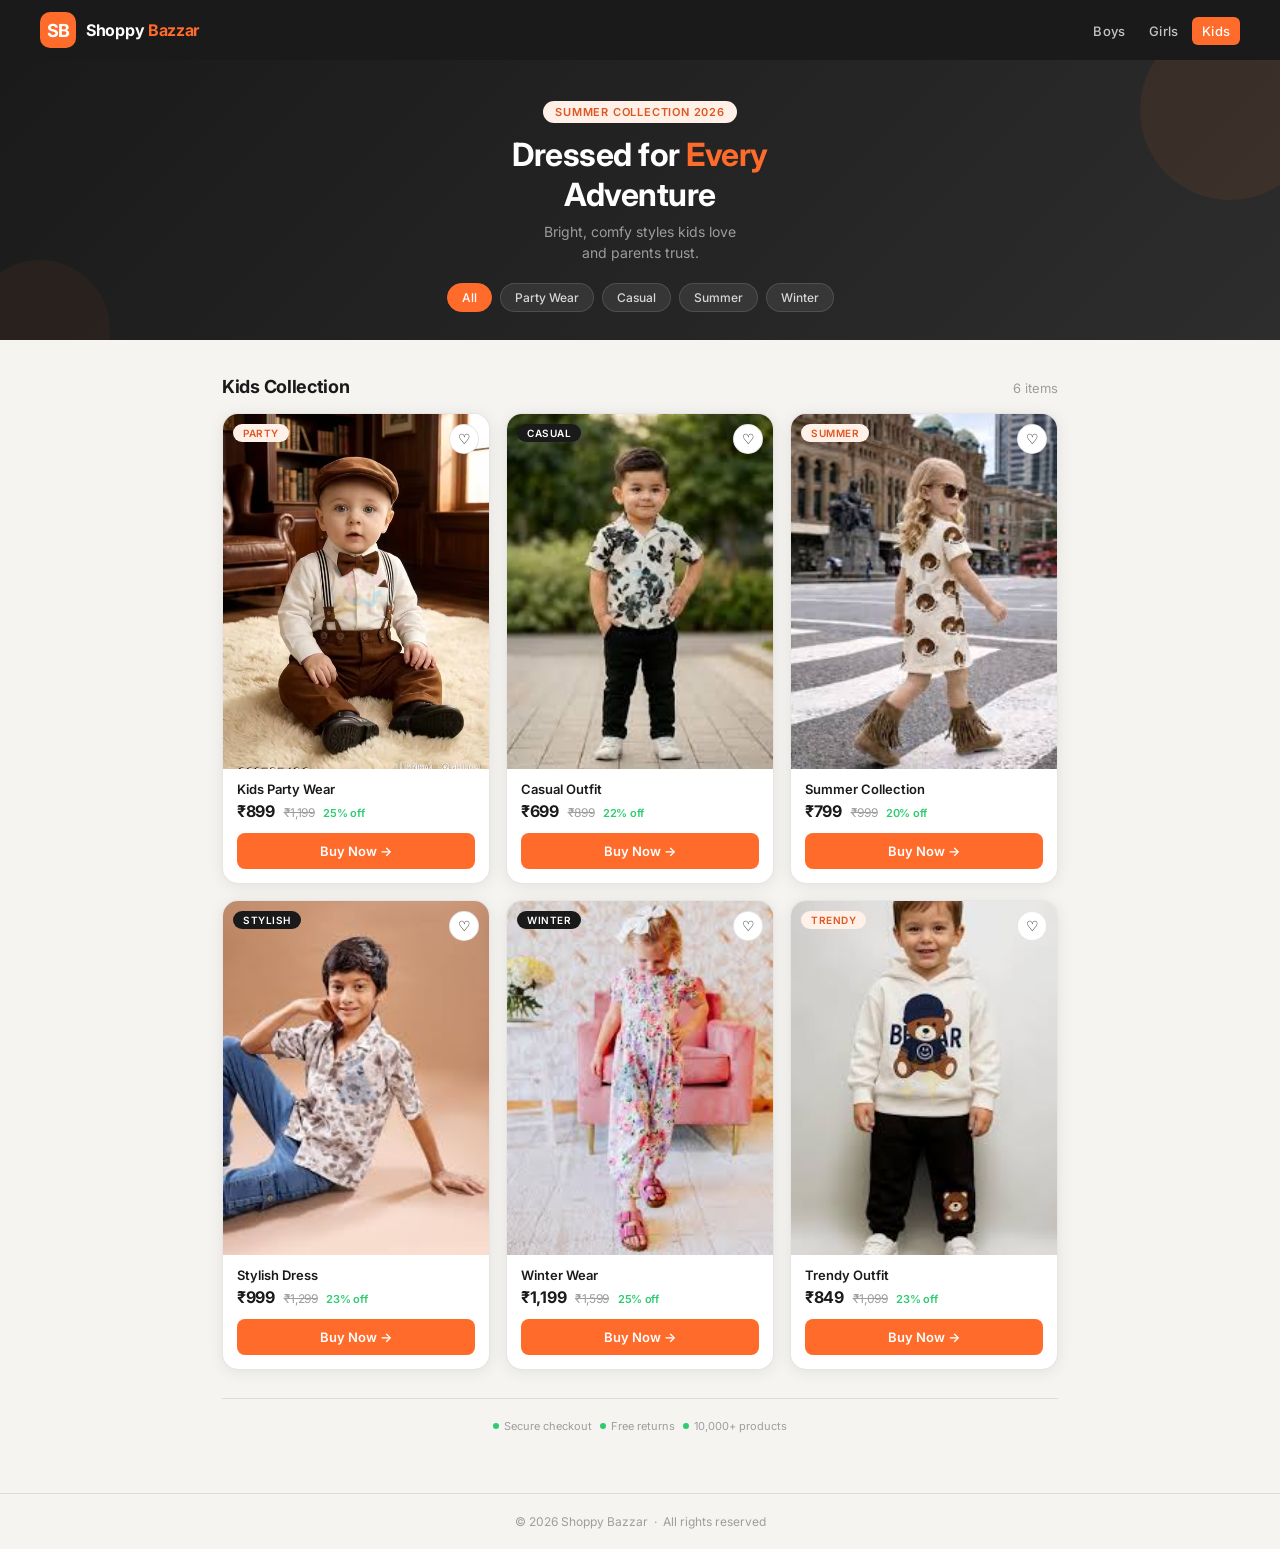
<file: Kid.html>
<!DOCTYPE html>
<html lang="en">
<head>
  <meta charset="UTF-8">
  <meta name="viewport" content="width=device-width, initial-scale=1.0">
  <title>Kids Collection – Shoppy Bazzar</title>
  <link href="https://fonts.googleapis.com/css2?family=Inter:wght@400;500;600;700&display=swap" rel="stylesheet">
  <style>
    *, *::before, *::after {
      margin: 0; padding: 0; box-sizing: border-box;
    }

    :root {
      --brand: #FF6B2B;
      --brand-dark: #E05520;
      --brand-light: #FFF0E8;
      --surface: #FFFFFF;
      --bg: #F5F4F1;
      --text-primary: #1A1A1A;
      --text-secondary: #6B6B6B;
      --text-hint: #9E9E9E;
      --border: rgba(0,0,0,0.10);
      --radius-sm: 8px;
      --radius-md: 12px;
      --radius-lg: 16px;
      --shadow-card: 0 2px 16px rgba(0,0,0,0.08);
    }

    body {
      font-family: 'Inter', Arial, sans-serif;
      background: var(--bg);
      min-height: 100vh;
      color: var(--text-primary);
    }

    /* ── NAVBAR ── */
    nav {
      background: #1A1A1A;
      padding: 0 20px;
      height: 60px;
      display: flex;
      align-items: center;
      justify-content: space-between;
      position: sticky;
      top: 0;
      z-index: 100;
    }

    .brand {
      display: flex;
      align-items: center;
      gap: 10px;
      text-decoration: none;
    }

    .brand-icon {
      width: 36px; height: 36px;
      background: var(--brand);
      border-radius: 10px;
      display: flex; align-items: center; justify-content: center;
      font-size: 18px; font-weight: 700;
      color: white; letter-spacing: -1px; flex-shrink: 0;
    }

    .brand-name {
      font-size: 16px; font-weight: 700;
      color: white; letter-spacing: -0.3px;
    }

    .brand-name span { color: var(--brand); }

    .nav-links { display: flex; gap: 4px; list-style: none; }

    .nav-links a {
      color: rgba(255,255,255,0.75);
      text-decoration: none;
      font-size: 13px; font-weight: 500;
      padding: 6px 10px; border-radius: 6px;
      transition: all 0.15s ease; letter-spacing: 0.2px;
    }

    .nav-links a:hover { color: white; background: rgba(255,255,255,0.10); }
    .nav-links a.active { color: white; background: var(--brand); }

    /* ── HERO ── */
    .hero {
      background: linear-gradient(135deg, #1A1A1A 0%, #2D2D2D 100%);
      padding: 28px 20px 24px;
      text-align: center;
      overflow: hidden;
      position: relative;
    }

    .hero::before {
      content: '';
      position: absolute;
      top: -40px; right: -40px;
      width: 180px; height: 180px;
      background: var(--brand);
      border-radius: 50%;
      opacity: 0.08;
    }

    .hero::after {
      content: '';
      position: absolute;
      bottom: -60px; left: -30px;
      width: 140px; height: 140px;
      background: var(--brand);
      border-radius: 50%;
      opacity: 0.05;
    }

    .hero-label {
      display: inline-block;
      background: var(--brand-light);
      color: var(--brand-dark);
      font-size: 11px; font-weight: 600;
      letter-spacing: 0.8px; text-transform: uppercase;
      padding: 4px 12px; border-radius: 20px;
      margin-bottom: 12px;
    }

    .hero h1 {
      font-size: 26px; font-weight: 700;
      color: white; line-height: 1.25;
      letter-spacing: -0.5px; margin-bottom: 6px;
    }

    .hero h1 span { color: var(--brand); }

    .hero p {
      font-size: 14px; color: rgba(255,255,255,0.55);
      margin-bottom: 20px; line-height: 1.5;
    }

    /* ── FILTER CHIPS ── */
    .filter-row {
      display: flex;
      gap: 8px;
      justify-content: center;
      flex-wrap: wrap;
      position: relative;
      z-index: 1;
    }

    .chip {
      background: rgba(255,255,255,0.08);
      border: 1px solid rgba(255,255,255,0.12);
      color: rgba(255,255,255,0.8);
      font-size: 12px; font-weight: 500;
      padding: 6px 14px; border-radius: 20px;
      cursor: pointer;
      transition: all 0.15s;
      font-family: 'Inter', Arial, sans-serif;
    }

    .chip:hover, .chip.active {
      background: var(--brand);
      border-color: var(--brand);
      color: white;
    }

    /* ── MAIN ── */
    main {
      padding: 24px 16px 40px;
      max-width: 900px;
      margin: 0 auto;
    }

    .section-header {
      display: flex;
      align-items: baseline;
      justify-content: space-between;
      margin-bottom: 16px;
    }

    .section-title {
      font-size: 18px; font-weight: 700;
      color: var(--text-primary); letter-spacing: -0.3px;
    }

    .section-count {
      font-size: 13px; color: var(--text-hint);
    }

    /* ── PRODUCT GRID ── */
    .products {
      display: grid;
      grid-template-columns: repeat(2, 1fr);
      gap: 12px;
    }

    /* ── PRODUCT CARD ── */
    .card {
      background: var(--surface);
      border-radius: var(--radius-lg);
      box-shadow: var(--shadow-card);
      border: 1px solid var(--border);
      overflow: hidden;
      transition: transform 0.18s ease, box-shadow 0.18s ease;
    }

    .card:hover {
      transform: translateY(-3px);
      box-shadow: 0 8px 28px rgba(0,0,0,0.13);
    }

    .card:active { transform: translateY(0); }

    /* Image area */
    .card-img {
      width: 100%;
      aspect-ratio: 3 / 4;
      background: #F0EDE8;
      position: relative;
      overflow: hidden;
    }

    .card-img img {
      width: 100%; height: 100%;
      object-fit: cover;
      display: block;
      transition: transform 0.3s ease;
    }

    .card:hover .card-img img {
      transform: scale(1.04);
    }

    /* Fallback placeholder when image is missing */
    .card-img .placeholder {
      position: absolute;
      inset: 0;
      display: flex;
      align-items: center;
      justify-content: center;
      font-size: 48px;
      opacity: 0.15;
    }

    /* Badge */
    .badge {
      position: absolute;
      top: 10px; left: 10px;
      font-size: 10px; font-weight: 600;
      letter-spacing: 0.5px; text-transform: uppercase;
      padding: 3px 10px; border-radius: 20px;
    }

    .badge-orange { background: var(--brand-light); color: var(--brand-dark); }
    .badge-dark   { background: #1A1A1A; color: white; }

    /* Wishlist btn */
    .wishlist {
      position: absolute;
      top: 10px; right: 10px;
      width: 30px; height: 30px;
      background: white;
      border: 1px solid var(--border);
      border-radius: 50%;
      display: flex; align-items: center; justify-content: center;
      cursor: pointer;
      font-size: 14px;
      transition: background 0.15s;
    }

    .wishlist:hover { background: var(--brand-light); }

    /* Card body */
    .card-body { padding: 12px 14px 14px; }

    .card-name {
      font-size: 13px; font-weight: 600;
      color: var(--text-primary);
      margin-bottom: 4px;
      white-space: nowrap; overflow: hidden; text-overflow: ellipsis;
    }

    .card-price {
      font-size: 16px; font-weight: 700;
      color: var(--text-primary);
      margin-bottom: 12px;
      letter-spacing: -0.3px;
    }

    .card-price .original {
      font-size: 12px; font-weight: 400;
      color: var(--text-hint);
      text-decoration: line-through;
      margin-left: 5px;
    }

    .card-price .discount {
      font-size: 11px; font-weight: 600;
      color: #2ECC71;
      margin-left: 5px;
    }

    /* Buy button — exact match to .btn-primary */
    .btn-buy {
      display: block; width: 100%;
      padding: 10px;
      background: var(--brand);
      color: white;
      border: none; border-radius: var(--radius-sm);
      font-size: 13px; font-weight: 600;
      font-family: 'Inter', Arial, sans-serif;
      cursor: pointer;
      letter-spacing: 0.1px;
      transition: all 0.15s ease;
      text-align: center;
      text-decoration: none;
    }

    .btn-buy:hover {
      background: var(--brand-dark);
      transform: translateY(-1px);
      box-shadow: 0 4px 12px rgba(255,107,43,0.35);
    }

    .btn-buy:active { transform: translateY(0); box-shadow: none; }

    /* ── TRUST BADGES ── */
    .trust-row {
      display: flex; gap: 8px;
      justify-content: center; flex-wrap: wrap;
      margin-top: 28px; padding-top: 20px;
      border-top: 1px solid var(--border);
    }

    .trust-badge {
      display: flex; align-items: center; gap: 5px;
      font-size: 11px; color: var(--text-hint);
    }

    .trust-dot {
      width: 6px; height: 6px;
      border-radius: 50%; background: #2ECC71;
    }

    /* ── FOOTER ── */
    footer {
      text-align: center; padding: 20px;
      font-size: 12px; color: var(--text-hint);
      border-top: 1px solid var(--border);
    }

    /* ── RESPONSIVE ── */
    @media (max-width: 360px) {
      .hero h1 { font-size: 22px; }
      .nav-links a { padding: 6px 7px; font-size: 12px; }
      .card-name { font-size: 12px; }
    }

    @media (min-width: 500px) {
      .products { grid-template-columns: repeat(3, 1fr); gap: 14px; }
    }

    @media (min-width: 640px) {
      nav { padding: 0 40px; }
      .hero { padding: 40px 40px 28px; }
      .hero h1 { font-size: 32px; }
      main { padding: 32px 24px 60px; }
    }

    @media (min-width: 900px) {
      .products { grid-template-columns: repeat(3, 1fr); gap: 16px; }
      main { padding: 36px 32px 60px; }
    }
  </style>
</head>
<body>

<!-- Navbar -->
<nav>
  <a class="brand" href="index.html">
    <div class="brand-icon">SB</div>
    <span class="brand-name">Shoppy <span>Bazzar</span></span>
  </a>
  <ul class="nav-links">
    <li><a href="Boy.html">Boys</a></li>
    <li><a href="Girl.html">Girls</a></li>
    <li><a href="Kid.html" class="active">Kids</a></li>
  </ul>
</nav>

<!-- Hero -->
<section class="hero">
  <div class="hero-label">Summer Collection 2026</div>
  <h1>Dressed for <span>Every</span><br>Adventure</h1>
  <p>Bright, comfy styles kids love<br>and parents trust.</p>
  <div class="filter-row">
    <button class="chip active" onclick="filterCards(this, 'all')">All</button>
    <button class="chip" onclick="filterCards(this, 'party')">Party Wear</button>
    <button class="chip" onclick="filterCards(this, 'casual')">Casual</button>
    <button class="chip" onclick="filterCards(this, 'summer')">Summer</button>
    <button class="chip" onclick="filterCards(this, 'winter')">Winter</button>
  </div>
</section>

<!-- Products -->
<main>
  <div class="section-header">
    <span class="section-title">Kids Collection</span>
    <span class="section-count" id="count">6 items</span>
  </div>

  <div class="products" id="productGrid">

    <!-- Card 1 -->
    <div class="card" data-cat="party">
      <div class="card-img">
        <img src="PIC/K1.avif" alt="Kids Party Wear" onerror="this.style.display='none'">
        <div class="placeholder">🎉</div>
        <span class="badge badge-orange">Party</span>
        <button class="wishlist" aria-label="Add to wishlist">♡</button>
      </div>
      <div class="card-body">
        <div class="card-name">Kids Party Wear</div>
        <div class="card-price">
          ₹899
          <span class="original">₹1,199</span>
          <span class="discount">25% off</span>
        </div>
        <a href="form.html" class="btn-buy">Buy Now →</a>
      </div>
    </div>

    <!-- Card 2 -->
    <div class="card" data-cat="casual">
      <div class="card-img">
        <img src="PIC/K2.jfif" alt="Casual Outfit" onerror="this.style.display='none'">
        <div class="placeholder">👕</div>
        <span class="badge badge-dark">Casual</span>
        <button class="wishlist" aria-label="Add to wishlist">♡</button>
      </div>
      <div class="card-body">
        <div class="card-name">Casual Outfit</div>
        <div class="card-price">
          ₹699
          <span class="original">₹899</span>
          <span class="discount">22% off</span>
        </div>
        <a href="form.html" class="btn-buy">Buy Now →</a>
      </div>
    </div>

    <!-- Card 3 -->
    <div class="card" data-cat="summer">
      <div class="card-img">
        <img src="PIC/K3.jfif" alt="Summer Collection" onerror="this.style.display='none'">
        <div class="placeholder">☀️</div>
        <span class="badge badge-orange">Summer</span>
        <button class="wishlist" aria-label="Add to wishlist">♡</button>
      </div>
      <div class="card-body">
        <div class="card-name">Summer Collection</div>
        <div class="card-price">
          ₹799
          <span class="original">₹999</span>
          <span class="discount">20% off</span>
        </div>
        <a href="form.html" class="btn-buy">Buy Now →</a>
      </div>
    </div>

    <!-- Card 4 -->
    <div class="card" data-cat="party">
      <div class="card-img">
        <img src="PIC/K4.jfif" alt="Stylish Dress" onerror="this.style.display='none'">
        <div class="placeholder">👗</div>
        <span class="badge badge-dark">Stylish</span>
        <button class="wishlist" aria-label="Add to wishlist">♡</button>
      </div>
      <div class="card-body">
        <div class="card-name">Stylish Dress</div>
        <div class="card-price">
          ₹999
          <span class="original">₹1,299</span>
          <span class="discount">23% off</span>
        </div>
        <a href="form.html" class="btn-buy">Buy Now →</a>
      </div>
    </div>

    <!-- Card 5 -->
    <div class="card" data-cat="winter">
      <div class="card-img">
        <img src="PIC/K5.jfif" alt="Winter Wear" onerror="this.style.display='none'">
        <div class="placeholder">🧥</div>
        <span class="badge badge-dark">Winter</span>
        <button class="wishlist" aria-label="Add to wishlist">♡</button>
      </div>
      <div class="card-body">
        <div class="card-name">Winter Wear</div>
        <div class="card-price">
          ₹1,199
          <span class="original">₹1,599</span>
          <span class="discount">25% off</span>
        </div>
        <a href="form.html" class="btn-buy">Buy Now →</a>
      </div>
    </div>

    <!-- Card 6 -->
    <div class="card" data-cat="casual">
      <div class="card-img">
        <img src="PIC/K6.jfif" alt="Trendy Outfit" onerror="this.style.display='none'">
        <div class="placeholder">✨</div>
        <span class="badge badge-orange">Trendy</span>
        <button class="wishlist" aria-label="Add to wishlist">♡</button>
      </div>
      <div class="card-body">
        <div class="card-name">Trendy Outfit</div>
        <div class="card-price">
          ₹849
          <span class="original">₹1,099</span>
          <span class="discount">23% off</span>
        </div>
        <a href="form.html" class="btn-buy">Buy Now →</a>
      </div>
    </div>

  </div>

  <!-- Trust row -->
  <div class="trust-row">
    <span class="trust-badge"><span class="trust-dot"></span> Secure checkout</span>
    <span class="trust-badge"><span class="trust-dot"></span> Free returns</span>
    <span class="trust-badge"><span class="trust-dot"></span> 10,000+ products</span>
  </div>
</main>

<footer>
  &copy; 2026 Shoppy Bazzar &nbsp;·&nbsp; All rights reserved
</footer>

<script>
  // Filter by category
  function filterCards(btn, cat) {
    document.querySelectorAll('.chip').forEach(c => c.classList.remove('active'));
    btn.classList.add('active');

    const cards = document.querySelectorAll('#productGrid .card');
    let visible = 0;
    cards.forEach(card => {
      const show = cat === 'all' || card.dataset.cat === cat;
      card.style.display = show ? '' : 'none';
      if (show) visible++;
    });
    document.getElementById('count').textContent = visible + ' item' + (visible !== 1 ? 's' : '');
  }

  // Wishlist toggle
  document.querySelectorAll('.wishlist').forEach(btn => {
    btn.addEventListener('click', function(e) {
      e.preventDefault();
      this.textContent = this.textContent === '♡' ? '♥' : '♡';
      this.style.color = this.textContent === '♥' ? '#FF6B2B' : '';
      this.style.background = this.textContent === '♥' ? '#FFF0E8' : '';
    });
  });
</script>

</body>
</html>
</file>
<file: form.css>
*, *::before, *::after {
  margin: 0; padding: 0; box-sizing: border-box;
}

:root {
  --brand: #FF6B2B;
  --brand-dark: #E05520;
  --brand-light: #FFF0E8;
  --surface: #FFFFFF;
  --bg: #F5F4F1;
  --text-primary: #1A1A1A;
  --text-secondary: #6B6B6B;
  --text-hint: #9E9E9E;
  --border: rgba(0,0,0,0.10);
  --radius-sm: 8px;
  --radius-md: 12px;
  --radius-lg: 16px;
  --shadow-card: 0 2px 16px rgba(0,0,0,0.08);
}

body {
  font-family: 'Inter', Arial, sans-serif;
  background: var(--bg);
  min-height: 100vh;
  color: var(--text-primary);
}

/* ── NAVBAR ── */
nav {
  background: #1A1A1A;
  padding: 0 20px;
  height: 60px;
  display: flex;
  align-items: center;
  justify-content: space-between;
  position: sticky;
  top: 0;
  z-index: 100;
}

.brand {
  display: flex;
  align-items: center;
  gap: 10px;
  text-decoration: none;
}

.brand-icon {
  width: 36px; height: 36px;
  background: var(--brand);
  border-radius: 10px;
  display: flex; align-items: center; justify-content: center;
  font-size: 18px; font-weight: 700;
  color: white; letter-spacing: -1px; flex-shrink: 0;
}

.brand-name {
  font-size: 16px; font-weight: 700;
  color: white; letter-spacing: -0.3px;
}

.brand-name span { color: var(--brand); }

.nav-links { display: flex; gap: 4px; list-style: none; }

.nav-links a {
  color: rgba(255,255,255,0.75);
  text-decoration: none;
  font-size: 13px; font-weight: 500;
  padding: 6px 10px; border-radius: 6px;
  transition: all 0.15s ease; letter-spacing: 0.2px;
}

.nav-links a:hover { color: white; background: rgba(255,255,255,0.10); }

/* ── CHECKOUT LAYOUT ── */
.checkout-wrap {
  max-width: 520px;
  margin: 0 auto;
  padding: 40px 16px 60px;
}

.checkout-card {
  background: var(--surface);
  border: 1px solid var(--border);
  border-radius: var(--radius-lg);
  box-shadow: var(--shadow-card);
  padding: 28px 24px 32px;
}

.checkout-card h2 {
  font-size: 22px; font-weight: 700;
  color: var(--text-primary);
  letter-spacing: -0.4px;
  margin-bottom: 4px;
}

.checkout-sub {
  font-size: 13px;
  color: var(--text-hint);
  margin-bottom: 24px;
}

/* ── FORM FIELDS ── */
.form-group {
  margin-bottom: 18px;
}

.form-group label {
  display: block;
  font-size: 13px; font-weight: 600;
  color: var(--text-primary);
  margin-bottom: 6px;
}

.form-group input,
.form-group textarea,
.form-group select {
  width: 100%;
  font-family: 'Inter', Arial, sans-serif;
  font-size: 14px;
  color: var(--text-primary);
  background: var(--surface);
  border: 1.5px solid var(--border);
  border-radius: var(--radius-sm);
  padding: 11px 14px;
  outline: none;
  transition: border-color 0.15s ease, box-shadow 0.15s ease;
}

.form-group input::placeholder,
.form-group textarea::placeholder {
  color: var(--text-hint);
}

.form-group input:focus,
.form-group textarea:focus,
.form-group select:focus {
  border-color: var(--brand);
  box-shadow: 0 0 0 3px rgba(255,107,43,0.12);
}

.form-group textarea {
  min-height: 90px;
  resize: vertical;
}

.form-group select {
  cursor: pointer;
}

/* ── ACTIONS ── */
.form-actions {
  display: flex;
  gap: 10px;
  margin-top: 8px;
}

.btn-buy,
.btn-reset {
  flex: 1;
  padding: 12px;
  border: none;
  border-radius: var(--radius-sm);
  font-size: 14px; font-weight: 600;
  font-family: 'Inter', Arial, sans-serif;
  cursor: pointer;
  letter-spacing: 0.1px;
  transition: all 0.15s ease;
}

.btn-buy {
  background: var(--brand);
  color: white;
}

.btn-buy:hover {
  background: var(--brand-dark);
  transform: translateY(-1px);
  box-shadow: 0 4px 12px rgba(255,107,43,0.35);
}

.btn-buy:active { transform: translateY(0); box-shadow: none; }

.btn-reset {
  background: var(--surface);
  color: var(--text-secondary);
  border: 1.5px solid var(--border);
}

.btn-reset:hover {
  border-color: var(--text-hint);
  color: var(--text-primary);
}

/* ── FOOTER ── */
footer {
  text-align: center; padding: 20px;
  font-size: 12px; color: var(--text-hint);
  border-top: 1px solid var(--border);
}

/* ── RESPONSIVE ── */
@media (min-width: 640px) {
  nav { padding: 0 40px; }
  .checkout-wrap { padding: 56px 24px 80px; }
}
</file>
